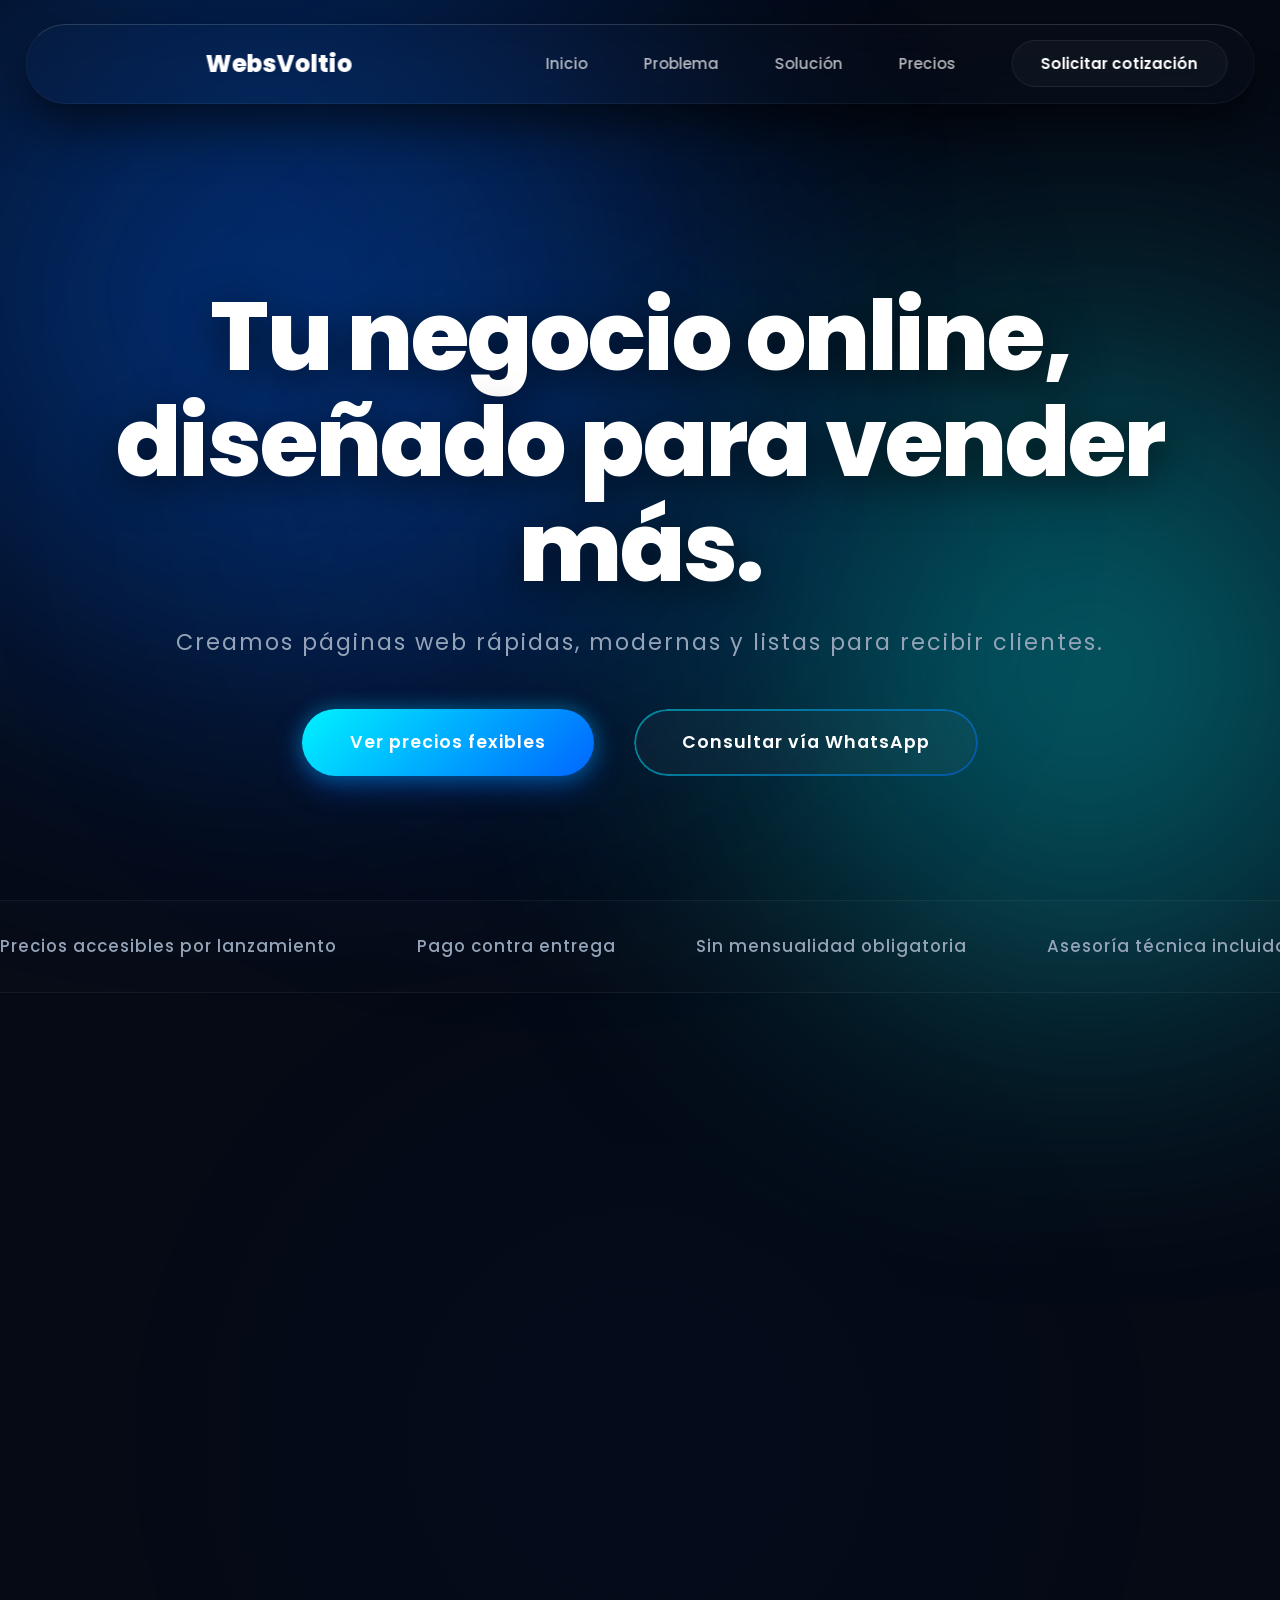
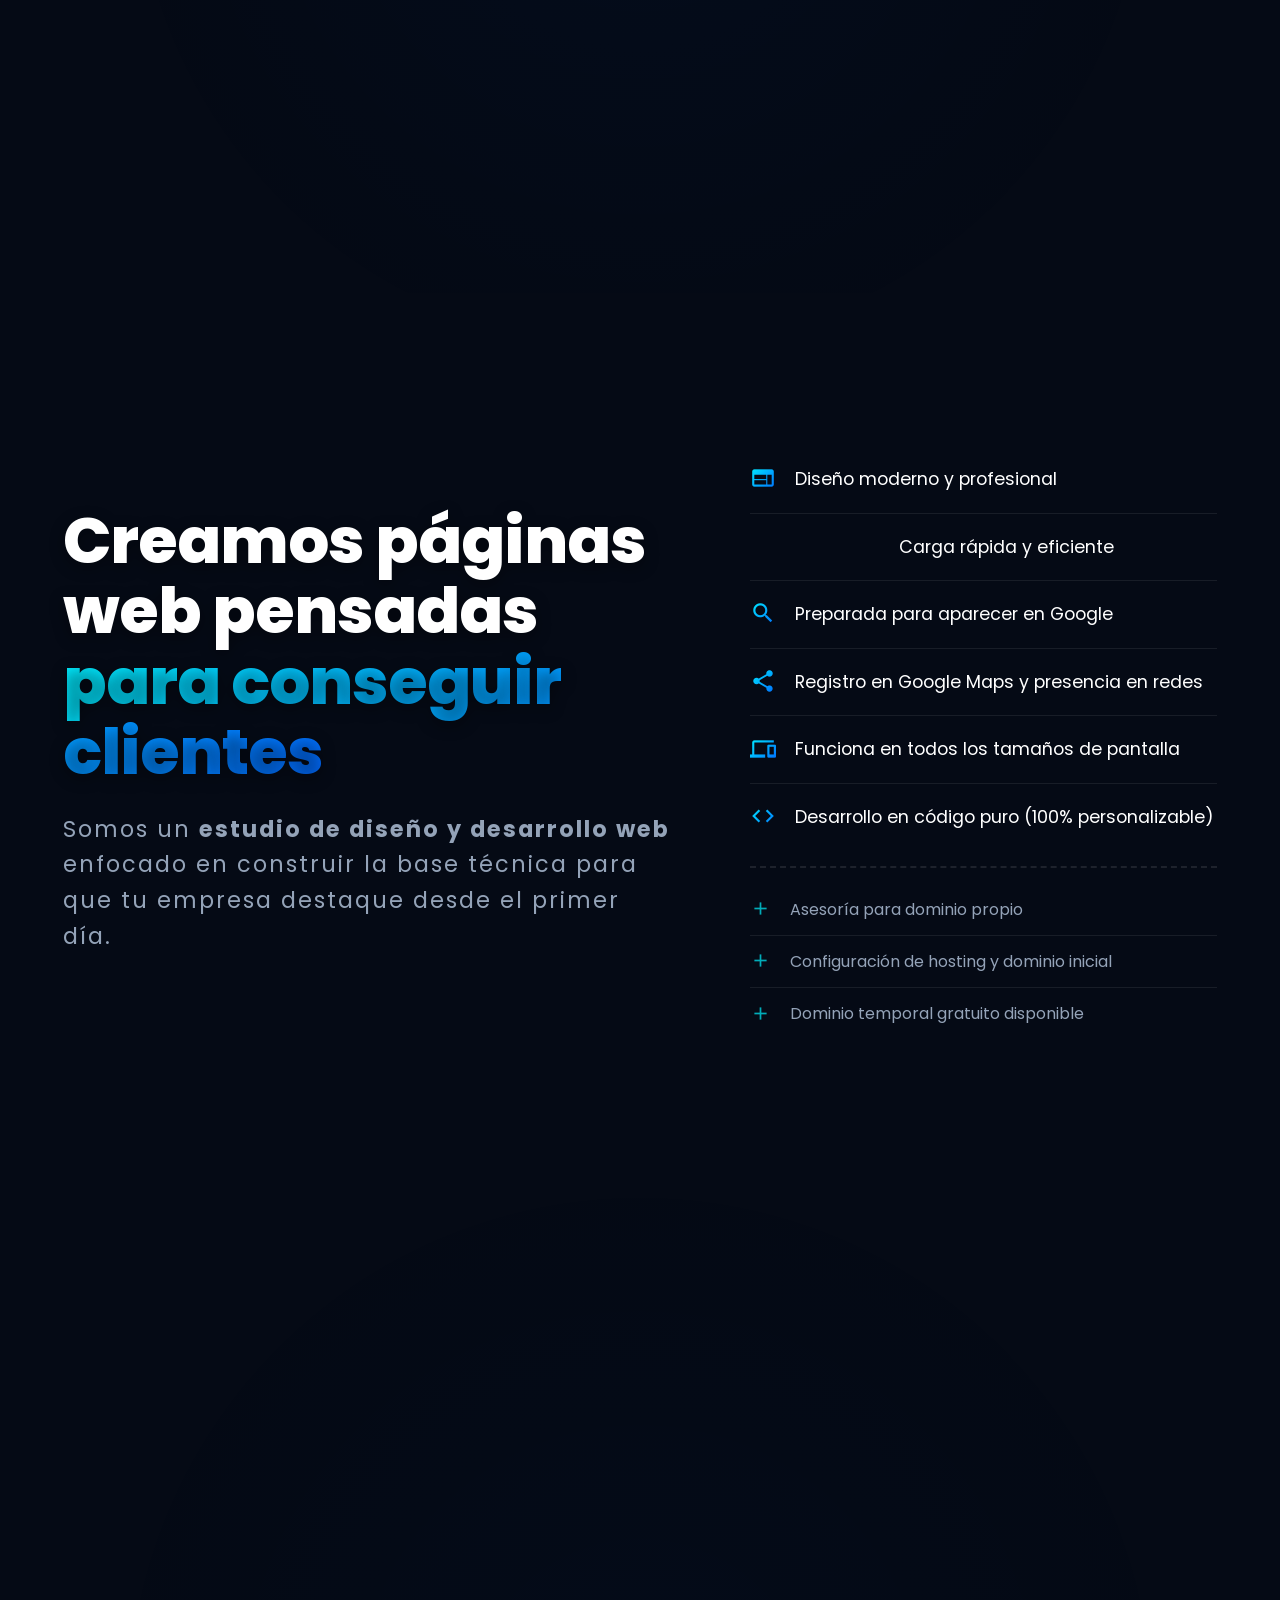
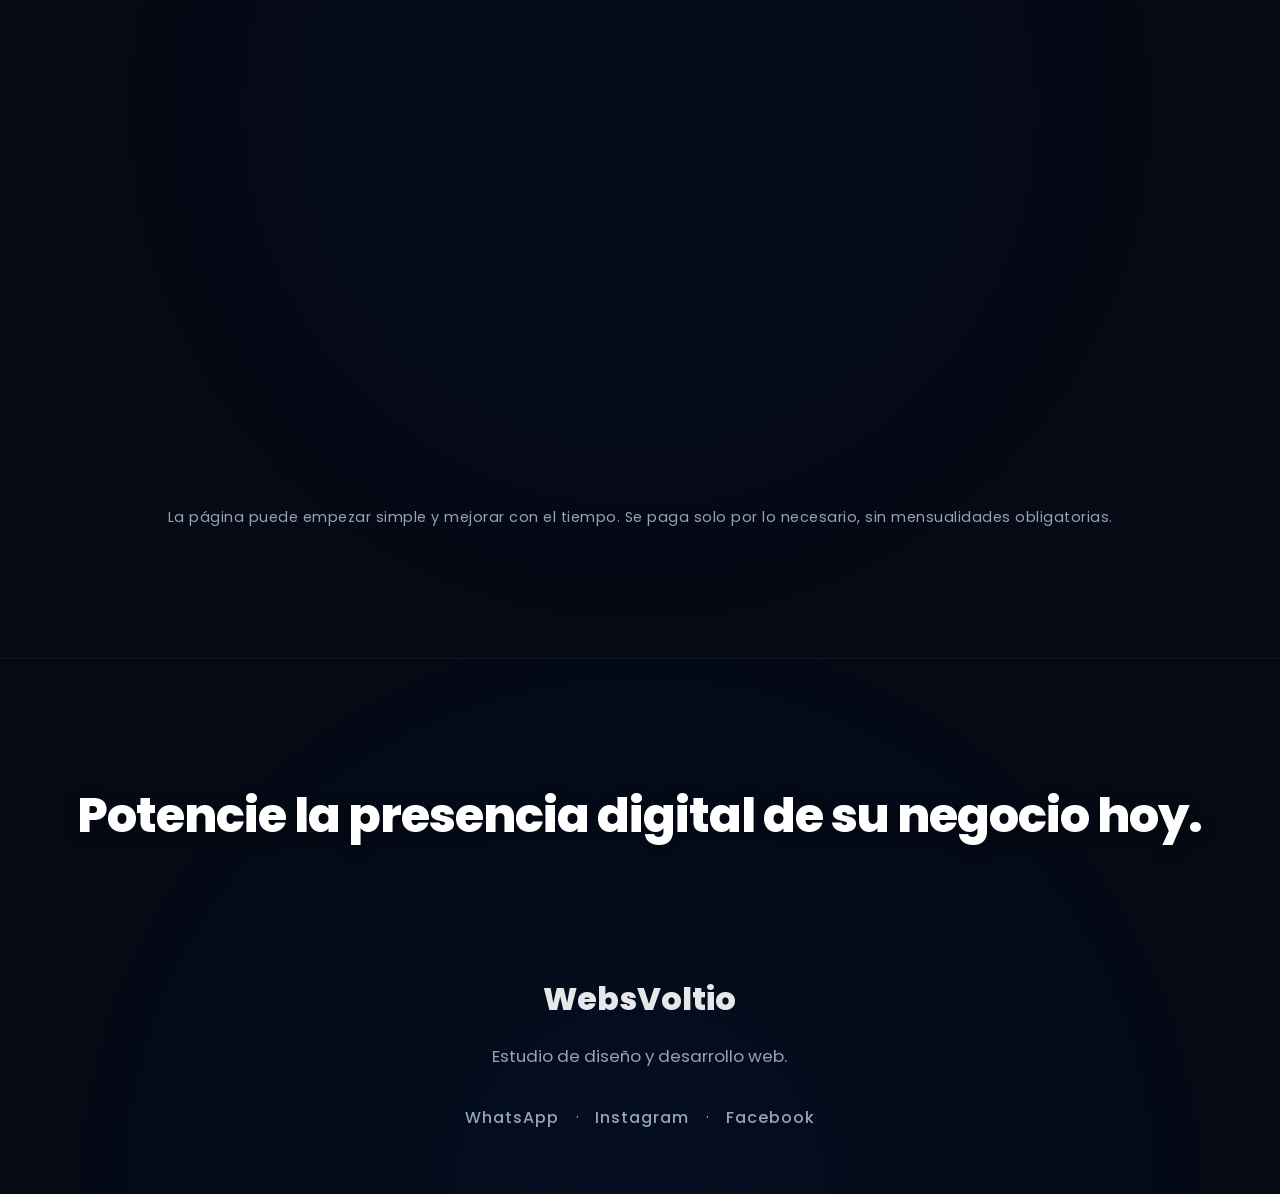
<file: new/index.html>
<!DOCTYPE html>
<html lang="es">

<head>
  <meta charset="UTF-8" />
  <meta name="viewport" content="width=device-width, initial-scale=1.0" />
  <title>WebsVoltio | Energía digital que convierte</title>
  <link rel="preconnect" href="https://fonts.googleapis.com" />
  <link rel="preconnect" href="https://fonts.gstatic.com" crossorigin />
  <link href="https://fonts.googleapis.com/css2?family=Poppins:wght@400;600;800&display=swap" rel="stylesheet" />
  <link href="https://fonts.googleapis.com/icon?family=Material+Icons" rel="stylesheet" />
  <link rel="stylesheet" href="style.css" />
  <link rel="icon" type="image/svg+xml"
    href="data:image/svg+xml,&lt;svg xmlns='http://www.w3.org/2000/svg' viewBox='0 0 24 24' fill='%2300E5FF'&gt;&lt;path d='M11 21h-1l1-7H7.5c-.58 0-.57-.32-.38-.66.19-.34.05-.08.07-.12C8.48 10.94 10.42 7.54 13 3h1l-1 7h3.5c.49 0 .56.33.47.51l-.07.15C12.96 17.55 11 21 11 21z'/&gt;&lt;/svg&gt;">
</head>

<body>
  <div class="blob blob-1"></div>
  <div class="blob blob-2"></div>
  <div class="blob blob-3"></div>
  <div class="energy">
    <span class="material-icons bolt-icon">bolt</span>
  </div>

  <nav id="nav" class="nav-pill">
    <div class="logo">
      <span class="material-icons bolt-icon">bolt</span>
      WebsVoltio
    </div>

    <ul class="nav-links">
      <li><a href="#hero">Inicio</a></li>
      <li><a href="#problem">Problema</a></li>
      <li><a href="#solution">Solución</a></li>
      <li><a href="#phases">Precios</a></li>
      <li><a class="nav-cta" href="https://wa.me/51970597061" target="_blank">Solicitar cotización</a></li>
    </ul>

    <div class="mobile-controls">
      <button id="prevSection" class="nav-arrow" aria-label="Sección anterior">
        <span class="material-icons">expand_less</span>
      </button>
      <button id="nextSection" class="nav-arrow" aria-label="Siguiente sección">
        <span class="material-icons">expand_more</span>
      </button>
    </div>
  </nav>

  <a href="https://wa.me/51970597061" class="mobile-fab glass-fab" target="_blank">
    <svg viewBox="0 0 24 24" xmlns="http://www.w3.org/2000/svg">
      <path
        d="M17.472 14.382c-.297-.149-1.758-.867-2.03-.967-.273-.099-.471-.148-.67.15-.197.297-.767.966-.94 1.164-.173.199-.347.223-.644.075-.297-.15-1.255-.463-2.39-1.475-.883-.788-1.48-1.761-1.653-2.059-.173-.297-.018-.458.13-.606.134-.133.298-.347.446-.52.149-.174.198-.298.298-.497.099-.198.05-.371-.025-.52-.075-.149-.669-1.612-.916-2.207-.242-.579-.487-.5-.669-.51-.173-.008-.371-.01-.57-.01-.198 0-.52.074-.792.372-.272.297-1.04 1.016-1.04 2.479 0 1.462 1.065 2.875 1.213 3.074.149.198 2.096 3.2 5.077 4.487.709.306 1.262.489 1.694.625.712.227 1.36.195 1.871.118.571-.085 1.758-.719 2.006-1.413.248-.694.248-1.289.173-1.413-.074-.124-.272-.198-.57-.347m-5.421 7.403h-.004a9.87 9.87 0 01-5.031-1.378l-.361-.214-3.741.982.998-3.648-.235-.374a9.86 9.86 0 01-1.51-5.26c.001-5.45 4.436-9.884 9.888-9.884 2.64 0 5.122 1.03 6.988 2.898a9.825 9.825 0 012.893 6.994c-.003 5.45-4.437 9.884-9.885 9.884m8.413-18.297A11.815 11.815 0 0012.05 0C5.495 0 .16 5.335.157 11.892c0 2.096.547 4.142 1.588 5.945L.057 24l6.305-1.654a11.882 11.882 0 005.683 1.448h.005c6.554 0 11.89-5.335 11.893-11.893a11.821 11.821 0 00-3.48-8.413z" />
    </svg>
  </a>

  <header id="hero" class="screen-section">
    <div class="hero-content">
      <h1 class="reveal-3d">Tu negocio online, diseñado para vender más.</h1>
      <p class="hero-sub reveal-3d delay-1">Creamos páginas web rápidas, modernas y listas para recibir clientes.</p>
      <div class="hero-btns reveal-3d delay-2">
        <a href="#phases" class="btn btn-primary">Ver precios fexibles</a>
        <a href="https://wa.me/+51970597061" class="btn btn-sec" target="_blank">Consultar vía WhatsApp</a>
      </div>
    </div>
  </header>

  <div class="trust-banner">
    <div class="trust-marquee">
      <div class="marquee-group">
        <div class="chip">Precios accesibles por lanzamiento</div>
        <div class="chip">Pago contra entrega</div>
        <div class="chip">Sin mensualidad obligatoria</div>
        <div class="chip">Asesoría técnica incluida</div>
        <div class="chip">Entrega en tiempo récord (días u horas)</div>
      </div>
    </div>
  </div>

  <section id="problem" class="screen-section">
    <div class="container">
      <div class="problem-head">
        <h2 class="reveal-3d">Sus clientes ya buscan sus servicios en internet.<br>
          <span class="text-danger">Si no te encuentran, eligen a otro.</span>
        </h2>
        <p class="section-intro reveal-3d delay-1" style="margin-top: 1.5rem;">
          No tener una página web profesional significa regalarle ventas a tu competencia todos los días.
        </p>
      </div>

      <div class="problem-grid">
        <div class="card reveal-3d delay-1">
          <span class="material-icons icon-card">visibility_off</span>
          <h3>Invisible</h3>
          <p>Las personas buscan en Google antes de comprar. Si no apareces, no te contactan.</p>
        </div>
        <div class="card reveal-3d delay-2">
          <span class="material-icons icon-card">money_off</span>
          <h3>Pierdes dinero</h3>
          <p>Otros negocios ya están recibiendo clientes desde internet.</p>
        </div>
        <div class="card reveal-3d delay-3">
          <span class="material-icons icon-card">broken_image</span>
          <h3>Imagen obsoleta</h3>
          <p>Una página antigua o inexistente hace que el cliente no confíe.</p>
        </div>
      </div>
    </div>
  </section>

  <section id="solution" class="screen-section">
    <div class="container solution-layout">

      <div class="solution-header reveal-3d">
        <h2>Creamos páginas web pensadas<br>
          <span class="text-gradient">para conseguir clientes</span>
        </h2>
        <p class="section-intro">
          Somos un <strong>estudio de diseño y desarrollo web</strong> enfocado en construir la base técnica para que tu
          empresa destaque desde el primer día.
        </p>
      </div>

      <div class="solution-list-box reveal-3d delay-1">
        <ul class="clean-list">
          <li><span class="material-icons list-icon">web</span> Diseño moderno y profesional</li>
          <li><span class="material-icons list-icon">speed</span> Carga rápida y eficiente</li>
          <li><span class="material-icons list-icon">search</span> Preparada para aparecer en Google</li>
          <li><span class="material-icons list-icon">share</span> Registro en Google Maps y presencia en redes
          </li>
          <li><span class="material-icons list-icon">devices</span> Funciona en todos los tamaños de pantalla</li>
          <li><span class="material-icons list-icon">code</span> Desarrollo en código puro (100% personalizable)</li>
        </ul>

        <ul class="clean-list extra-list">
          <li><span class="material-icons extra-icon">add</span> Asesoría para dominio propio</li>
          <li><span class="material-icons extra-icon">add</span> Configuración de hosting y dominio inicial</li>
          <li><span class="material-icons extra-icon">add</span> Dominio temporal gratuito disponible</li>
        </ul>
      </div>

    </div>
  </section>

  <section id="phases" class="screen-section">
    <div class="container">
      <h2 class="reveal-3d">Tu web según tu inversión</h2>
      <p class="section-intro reveal-3d delay-1">Cada proyecto se adapta al presupuesto disponible. La inversión define
        el tipo de página y las funciones incluidas.</p>

      <div class="investment-box glass-panel reveal-3d delay-2">
        <div class="calculator-grid">

          <div class="calc-input-area">
            <div class="control-group">
              <p class="box-instructions">1. Seleccione el tipo de proyecto:</p>
              <div class="type-selector">
                <button class="type-btn active" data-type="1">
                  <span class="material-icons">article</span>
                  Básica
                </button>
                <button class="type-btn" data-type="2">
                  <span class="material-icons">rocket_launch</span>
                  Landing
                </button>
                <button class="type-btn" data-type="3">
                  <span class="material-icons">business</span>
                  Completa
                </button>
              </div>
            </div>

            <div class="control-group" style="margin-top: 2rem;">
              <p class="box-instructions">2. Ingrese su presupuesto estimado:</p>
              <div class="input-wrapper">
                <span class="currency-prefix">S/</span>
                <input type="number" id="budgetInput" value="250" min="150" max="2000" placeholder="000">
              </div>
              <p id="budgetHint" class="budget-hint">Presupuesto ideal para este tipo de web.</p>
            </div>
          </div>

          <div class="calc-result-area">
            <div class="investment-result">
              <span class="material-icons icon-card" id="resultIcon">bolt</span>
              <h3 id="resultTitle">Web básica</h3>
              <p id="resultText">Ideal para tener presencia en internet.</p>
              <p id="resultLongDesc" class="result-long-desc">
                Tarjeta de presentación digital con información esencial, ubicación y contacto directo.
              </p>
            </div>
            <a id="budgetBtn" class="btn btn-primary" target="_blank" href="https://wa.me/51970597061">
              Cotizar por WhatsApp
            </a>
          </div>

        </div>
      </div>

      <p class="bottom-note reveal-3d delay-3">
        La página puede empezar simple y mejorar con el tiempo. Se paga solo por lo necesario, sin mensualidades
        obligatorias.
      </p>
    </div>
  </section>

  <footer id="footer" class="final-section">
    <div class="container reveal-3d">

      <h2 class="final-message">Potencie la presencia digital de su negocio hoy.</h2>

      <div class="footer-bottom">
        <div class="logo">WebsVoltio</div>
        <p>Estudio de diseño y desarrollo web.</p>
        <div class="social-links">
          <a href="https://wa.me/+51970597061" target="_blank">WhatsApp</a> ·
          <a href="#">Instagram</a> ·
          <a href="#">Facebook</a>
        </div>
      </div>

    </div>
  </footer>
  <script src="main.js"></script>
</body>

</html>
</file>
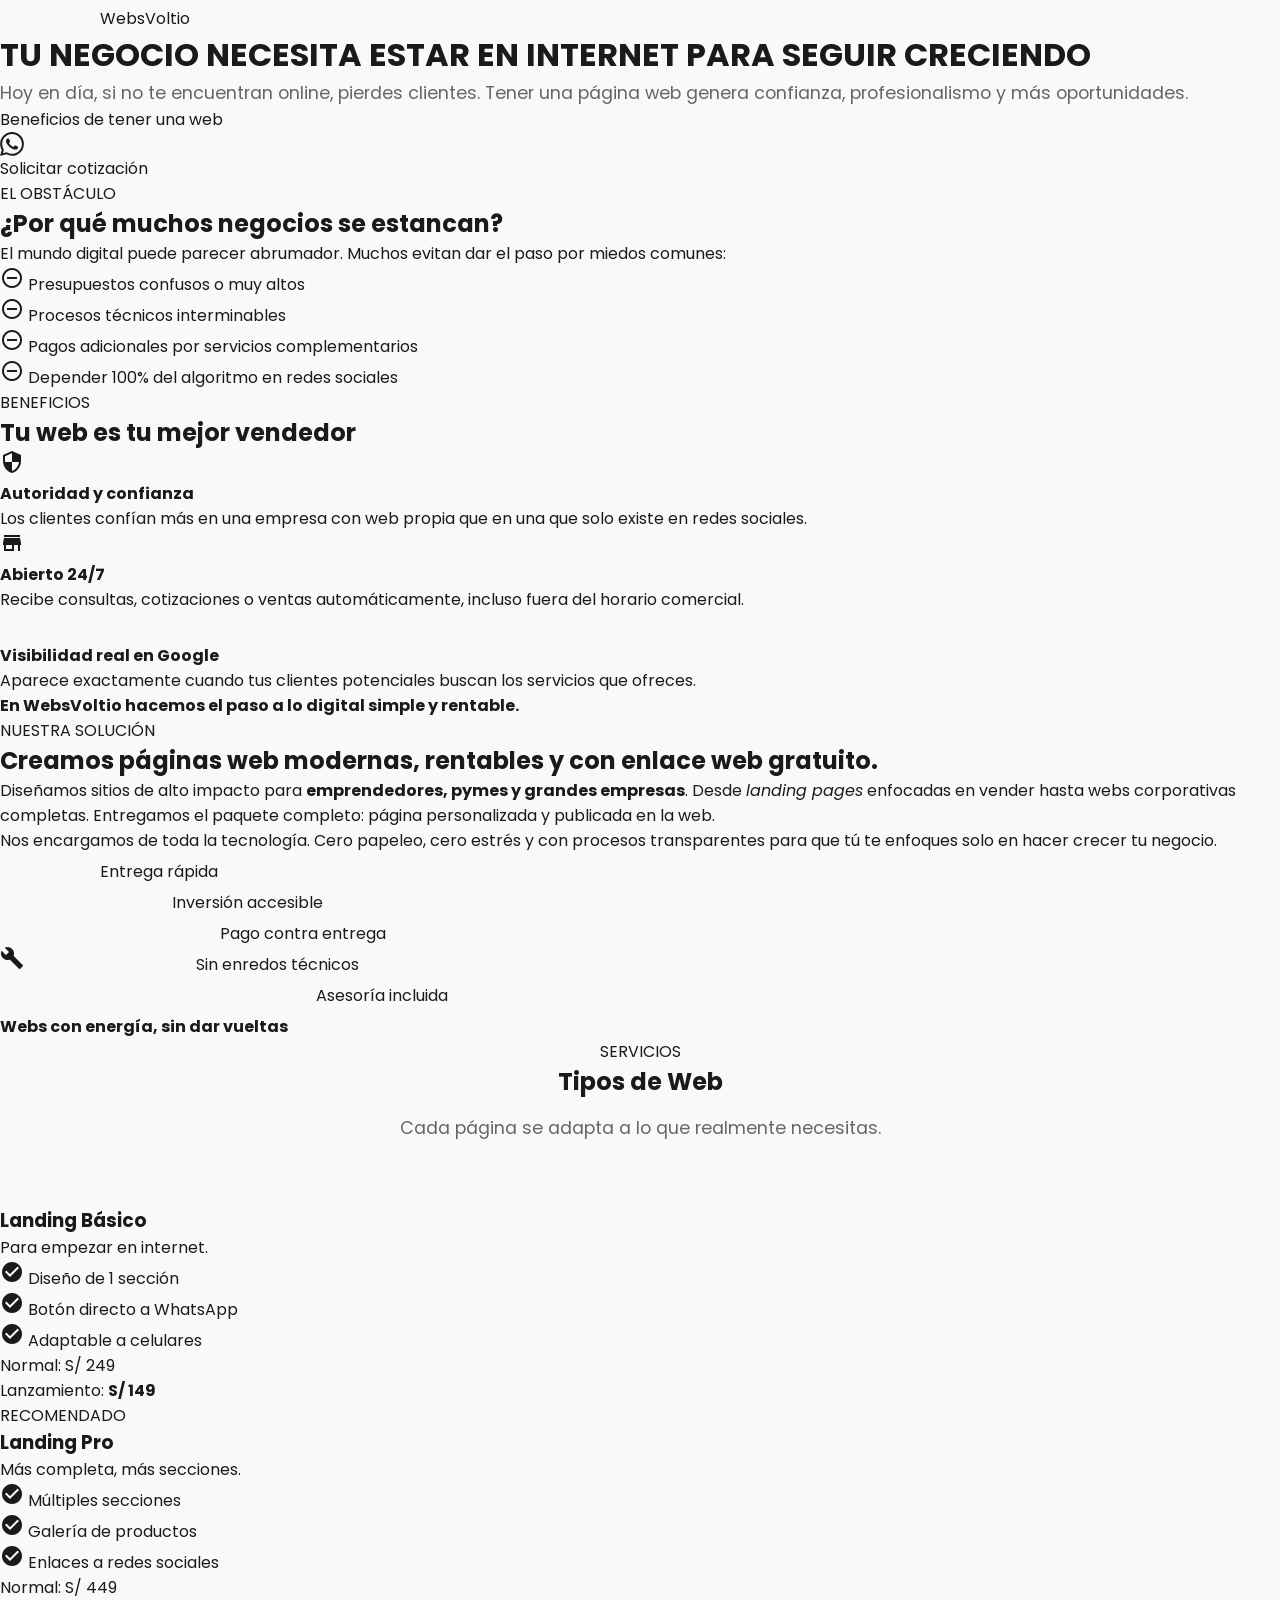
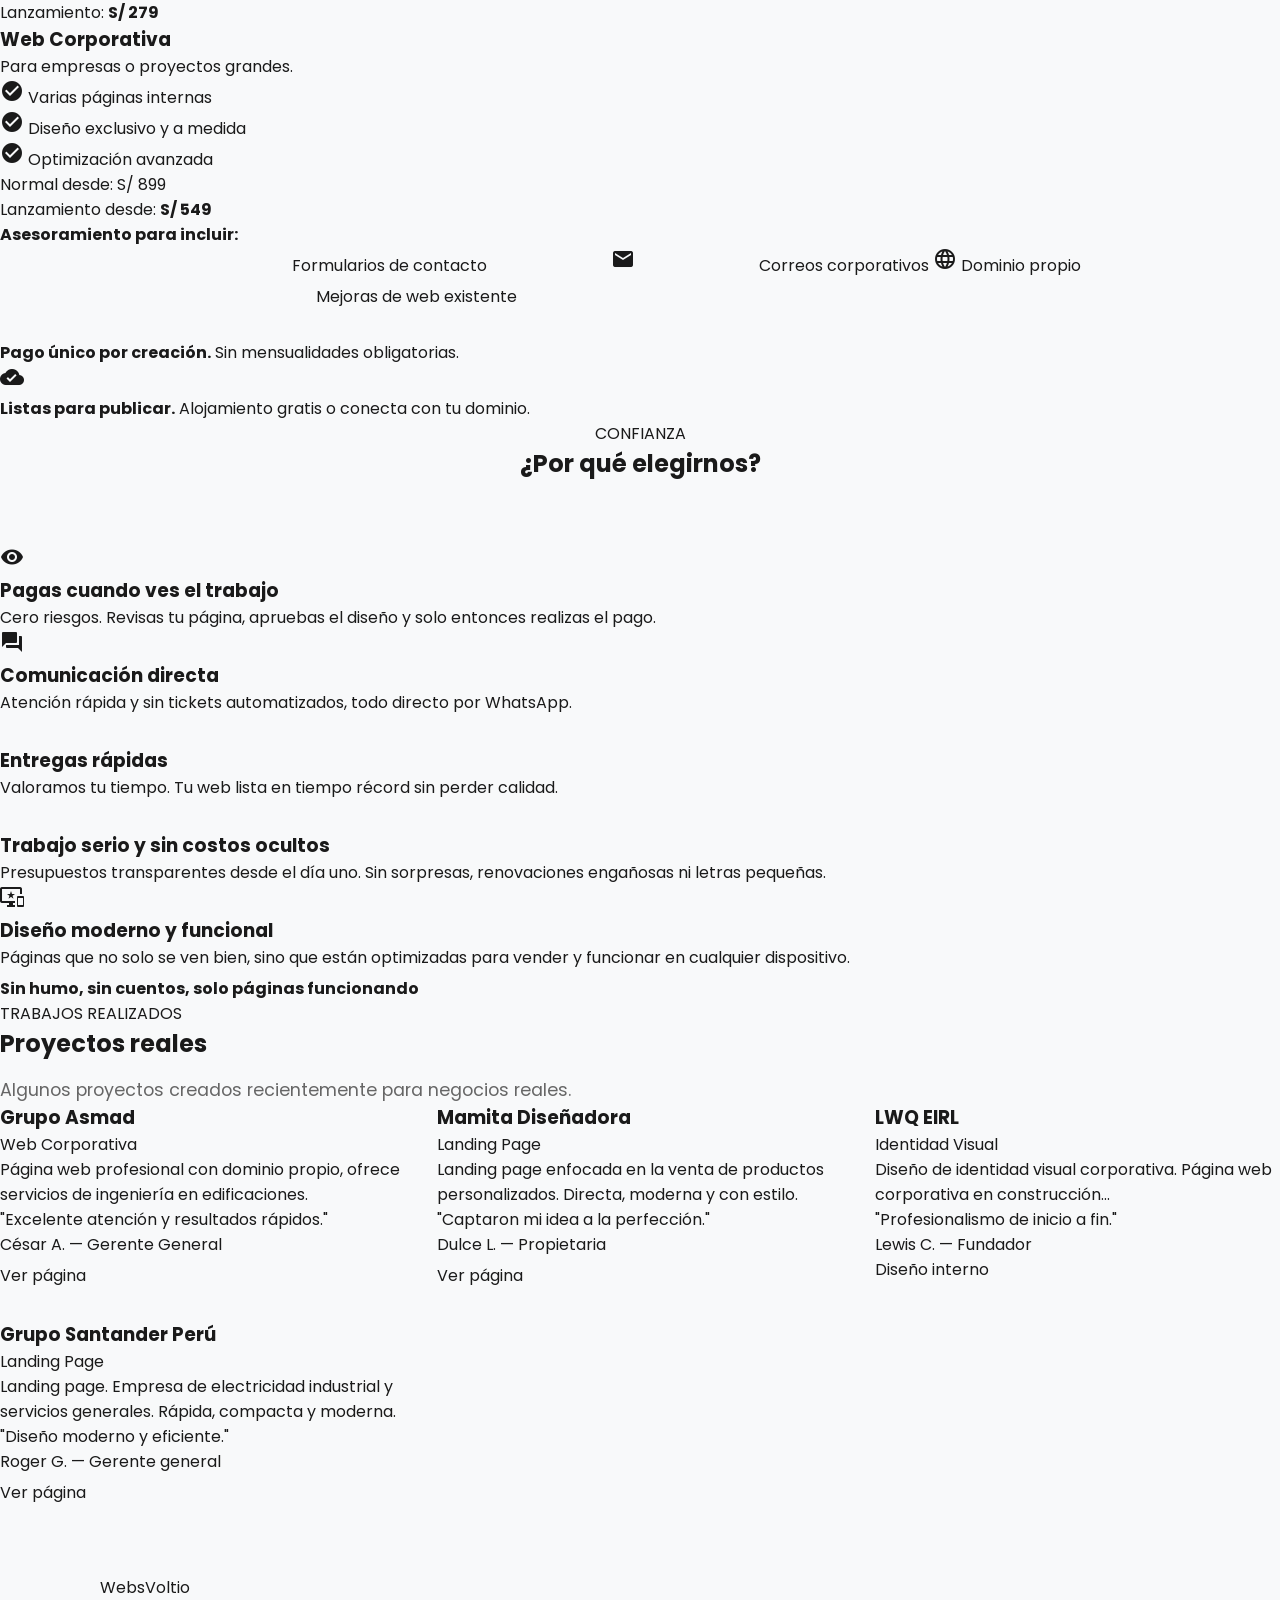
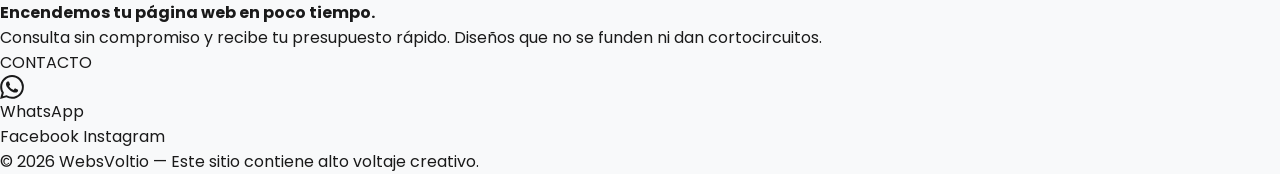
<file: info.html>
<!DOCTYPE html>
<html lang="es">
<head>
  <meta charset="UTF-8">
  <meta name="viewport" content="width=device-width, initial-scale=1.0">
  <title>WebsVoltio | Páginas web con energía</title>
  <meta name="description" content="Creamos páginas web para negocios y empresas. Pago único, sin mensualidades obligatorias y entrega rápida. Presencia digital inmediata y moderna.">
  <meta name="keywords" content="websvoltio, páginas web, diseño web, landing page, emprendimientos, web económica, desarrollo web">
  <meta name="author" content="WebsVoltio">
  <meta name="robots" content="index, follow">
  <link rel="canonical" href="https://rc-at.github.io/websvoltio/">
  <meta property="og:type" content="website">
  <meta property="og:url" content="https://rc-at.github.io/websvoltio/">
  <meta property="og:title" content="WebsVoltio | Páginas web con energía">
  <meta property="og:description" content="Diseño web moderno para empresas y emprendedores. Sin pagos mensuales y entrega rápida.">
  <meta property="og:image" content="https://rc-at.github.io/websvoltio/preview.png">
  <meta property="og:site_name" content="WebsVoltio">
  <meta property="og:locale" content="es_PE">
  <meta name="twitter:card" content="summary_large_image">
  <meta name="twitter:title" content="WebsVoltio | Páginas web con buena energía">
  <meta name="twitter:description" content="Desarrollo de sitios web profesionales con pago único. Rápido y moderno.">
  <meta name="twitter:image" content="https://rc-at.github.io/websvoltio/preview.png">
  <meta name="theme-color" content="#020617">
  <link rel="icon" type="image/svg+xml" href="data:image/svg+xml,<svg xmlns='http://www.w3.org/2000/svg' viewBox='0 0 24 24' fill='%2300E5FF'><path d='M11 21h-1l1-7H7.5c-.58 0-.57-.32-.38-.66.19-.34.05-.08.07-.12C8.48 10.94 10.42 7.54 13 3h1l-1 7h3.5c.49 0 .56.33.47.51l-.07.15C12.96 17.55 11 21 11 21z'/></svg>">
  <link rel="stylesheet" href="style.css">
  <link rel="preconnect" href="https://fonts.googleapis.com">
  <link rel="preconnect" href="https://fonts.gstatic.com" crossorigin>
  <link href="https://fonts.googleapis.com/css2?family=Poppins:wght@400;600;800&display=swap&display=swap" rel="stylesheet">
  <link href="https://fonts.googleapis.com/icon?family=Material+Icons" rel="stylesheet">
</head>
<body>
  <header id="hero">
    <div class="hero-content">
      <div class="hero-logo">
        <span class="material-icons bolt-icon">bolt</span>
        <span class="logo-text">WebsVoltio</span>
      </div>
      <h1 class="hero-hook">TU NEGOCIO NECESITA ESTAR EN INTERNET PARA SEGUIR CRECIENDO</h1>
      <div class="hero-description">
        <p>Hoy en día, si no te encuentran online, pierdes clientes. Tener una página web genera confianza, profesionalismo y más oportunidades.</p>
      </div>
      <div class="hero-buttons">
        <a href="#benefits" class="btn-secondary">Beneficios de tener una web</a>
        <a href="https://wa.me/51969388443?text=Hola%20WebsVoltio%2C%20solicito%20cotizaci%C3%B3n." target="_blank" class="btn-whatsapp">
          <svg xmlns="http://www.w3.org/2000/svg" width="24" height="24" viewBox="0 0 24 24" fill="currentColor">
            <path d="M17.472 14.382c-.297-.149-1.758-.867-2.03-.967-.273-.099-.471-.148-.67.15-.197.297-.767.966-.94 1.164-.173.199-.347.223-.644.075-.297-.15-1.255-.463-2.39-1.475-.883-.788-1.48-1.761-1.653-2.059-.173-.297-.018-.458.13-.606.134-.133.298-.347.446-.52.149-.174.198-.298.298-.497.099-.198.05-.371-.025-.52-.075-.149-.669-1.612-.916-2.207-.242-.579-.487-.5-.669-.51-.173-.008-.371-.01-.57-.01-.198 0-.52.074-.792.372-.272.297-1.04 1.016-1.04 2.479 0 1.462 1.065 2.875 1.213 3.074.149.198 2.096 3.2 5.077 4.487.709.306 1.262.489 1.694.625.712.227 1.36.195 1.871.118.571-.085 1.758-.719 2.006-1.413.248-.694.248-1.289.173-1.413-.074-.124-.272-.198-.57-.347m-5.421 7.403h-.004a9.87 9.87 0 01-5.031-1.378l-.361-.214-3.741.982.998-3.648-.235-.374a9.86 9.86 0 01-1.51-5.26c.001-5.45 4.436-9.884 9.888-9.884 2.64 0 5.122 1.03 6.988 2.898a9.825 9.825 0 012.893 6.994c-.003 5.45-4.437 9.884-9.885 9.884m8.413-18.297A11.815 11.815 0 0012.05 0C5.495 0 .16 5.335.157 11.892c0 2.096.547 4.142 1.588 5.945L0 24l6.335-1.662c1.72.94 3.659 1.437 5.634 1.437h.005c6.554 0 11.89-5.335 11.893-11.893a11.821 11.821 0 00-3.48-8.413z"/>
          </svg>
          Solicitar cotización
        </a>
      </div>
    </div>
  </header>

  <section id="benefits">
    <div class="grid-layout">
      <div class="problem-side">
        <span class="card-label dim">EL OBSTÁCULO</span>
        <h2>¿Por qué muchos negocios se estancan?</h2>
        <p class="text-dim mb-20">El mundo digital puede parecer abrumador. Muchos evitan dar el paso por miedos comunes:</p>
        <ul class="problem-list">
          <li><span class="material-icons">remove_circle_outline</span> Presupuestos confusos o muy altos</li>
          <li><span class="material-icons">remove_circle_outline</span> Procesos técnicos interminables</li>
          <li><span class="material-icons">remove_circle_outline</span> Pagos adicionales por servicios complementarios</li>
          <li><span class="material-icons">remove_circle_outline</span> Depender 100% del algoritmo en redes sociales</li>
        </ul>
      </div>
      <div class="about-card highlight">
        <span class="card-label dim">BENEFICIOS</span>
        <h2 class="h2-small">Tu web es tu mejor vendedor</h2>
        <div class="benefits-list-detailed">
          <div class="benefit-item-detailed">
            <span class="material-icons info-icon">security</span>
            <div>
              <strong>Autoridad y confianza</strong>
              <p>Los clientes confían más en una empresa con web propia que en una que solo existe en redes sociales.</p>
            </div>
          </div>
          <div class="benefit-item-detailed">
            <span class="material-icons info-icon">storefront</span>
            <div>
              <strong>Abierto 24/7</strong>
              <p>Recibe consultas, cotizaciones o ventas automáticamente, incluso fuera del horario comercial.</p>
            </div>
          </div>
          <div class="benefit-item-detailed">
            <span class="material-icons info-icon">ads_click</span>
            <div>
              <strong>Visibilidad real en Google</strong>
              <p>Aparece exactamente cuando tus clientes potenciales buscan los servicios que ofreces.</p>
            </div>
          </div>
        </div>
        <div class="energy-box">
          <strong>En WebsVoltio hacemos el paso a lo digital simple y rentable.</strong>
        </div>
      </div>
    </div>
  </section>

  <section id="about">
    <span class="card-label dim">NUESTRA SOLUCIÓN</span>
    <h2>Creamos páginas web modernas, rentables y con enlace web gratuito.</h2>
    <div class="about-intro">
      <p>Diseñamos sitios de alto impacto para <strong>emprendedores, pymes y grandes empresas</strong>. Desde <em>landing pages</em> enfocadas en vender hasta webs corporativas completas. Entregamos el paquete completo: página personalizada y publicada en la web.</p>
      <p>Nos encargamos de toda la tecnología. Cero papeleo, cero estrés y con procesos transparentes para que tú te enfoques solo en hacer crecer tu negocio.</p>
    </div>
    <div class="solution-grid">
      <div class="solution-pill"><span class="material-icons info-icon">bolt</span> Entrega rápida</div>
      <div class="solution-pill"><span class="material-icons info-icon">savings</span> Inversión accesible</div>
      <div class="solution-pill"><span class="material-icons info-icon">handshake</span> Pago contra entrega</div>
      <div class="solution-pill"><span class="material-icons info-icon">build_circle</span> Sin enredos técnicos</div>
      <div class="solution-pill"><span class="material-icons info-icon">support_agent</span> Asesoría incluida</div>
    </div>
    <div class="about-footer">
      <strong>Webs con energía, sin dar vueltas <span class="material-icons neon-bolt">bolt</span></strong>
    </div>
  </section>

  <section id="servicios">
    <div class="section-header">
      <span class="card-label dim">SERVICIOS</span>
      <h2>Tipos de Web</h2>
      <p class="section-subtitle">Cada página se adapta a lo que realmente necesitas.</p>
    </div>
    <div class="services-grid">
      <div class="service-card">
        <h3>Landing Básico</h3>
        <p class="card-desc">Para empezar en internet.</p>
        <ul class="service-features">
          <li><span class="material-icons info-icon">check_circle</span> Diseño de 1 sección</li>
          <li><span class="material-icons info-icon">check_circle</span> Botón directo a WhatsApp</li>
          <li><span class="material-icons info-icon">check_circle</span> Adaptable a celulares</li>
        </ul>
        <div class="price-box">
          <span class="old-price">Normal: S/ 249</span>
          <p class="promo-price">Lanzamiento: <strong>S/ 149</strong></p>
        </div>
      </div>
      <div class="service-card recommended-card">
        <span class="badge-recommended">RECOMENDADO</span>
        <h3>Landing Pro</h3>
        <p class="card-desc">Más completa, más secciones.</p>
        <ul class="service-features">
          <li><span class="material-icons info-icon">check_circle</span> Múltiples secciones</li>
          <li><span class="material-icons info-icon">check_circle</span> Galería de productos</li>
          <li><span class="material-icons info-icon">check_circle</span> Enlaces a redes sociales</li>
        </ul>
        <div class="price-box">
          <span class="old-price">Normal: S/ 449</span>
          <p class="promo-price">Lanzamiento: <strong>S/ 279</strong></p>
        </div>
      </div>
      <div class="service-card">
        <h3>Web Corporativa</h3>
        <p class="card-desc">Para empresas o proyectos grandes.</p>
        <ul class="service-features">
          <li><span class="material-icons info-icon">check_circle</span> Varias páginas internas</li>
          <li><span class="material-icons info-icon">check_circle</span> Diseño exclusivo y a medida</li>
          <li><span class="material-icons info-icon">check_circle</span> Optimización avanzada</li>
        </ul>
        <div class="price-box">
          <span class="old-price">Normal desde: S/ 899</span>
          <p class="promo-price">Lanzamiento desde: <strong>S/ 549</strong></p>
        </div>
      </div>
    </div>
    <div class="extras-box">
      <h4>Asesoramiento para incluir:</h4>
      <div class="extras-grid">
        <span class="extra-item"><span class="material-icons info-icon">contact_page</span> Formularios de contacto</span>
        <span class="extra-item"><span class="material-icons info-icon">mark_email_read</span> Correos corporativos</span>
        <span class="extra-item"><span class="material-icons info-icon">language</span> Dominio propio</span>
        <span class="extra-item"><span class="material-icons info-icon">auto_fix_high</span> Mejoras de web existente</span>
      </div>
    </div>
    <div class="services-disclaimer">
      <div class="disclaimer-item">
        <span class="material-icons">sell</span>
        <p><strong>Pago único por creación.</strong> Sin mensualidades obligatorias.</p>
      </div>
      <div class="disclaimer-item">
        <span class="material-icons">cloud_done</span>
        <p><strong>Listas para publicar.</strong> Alojamiento gratis o conecta con tu dominio.</p>
      </div>
    </div>
  </section>

  <section id="why-us">
    <div class="section-header center">
      <span class="card-label dim">CONFIANZA</span>
      <h2>¿Por qué elegirnos?</h2>
    </div>
    <div class="bento-grid">
      <div class="bento-card span-2 highlight-card">
        <span class="material-icons info-icon">visibility</span>
        <h3>Pagas cuando ves el trabajo</h3>
        <p>Cero riesgos. Revisas tu página, apruebas el diseño y solo entonces realizas el pago.</p>
      </div>
      <div class="bento-card">
        <span class="material-icons info-icon">forum</span>
        <h3>Comunicación directa</h3>
        <p>Atención rápida y sin tickets automatizados, todo directo por WhatsApp.</p>
      </div>
      <div class="bento-card">
        <span class="material-icons info-icon">bolt</span>
        <h3>Entregas rápidas</h3>
        <p>Valoramos tu tiempo. Tu web lista en tiempo récord sin perder calidad.</p>
      </div>
      <div class="bento-card span-2">
        <span class="material-icons info-icon">gpp_good</span>
        <h3>Trabajo serio y sin costos ocultos</h3>
        <p>Presupuestos transparentes desde el día uno. Sin sorpresas, renovaciones engañosas ni letras pequeñas.</p>
      </div>
      <div class="bento-card span-3 center-card">
        <span class="material-icons info-icon">important_devices</span>
        <h3>Diseño moderno y funcional</h3>
        <p>Páginas que no solo se ven bien, sino que están optimizadas para vender y funcionar en cualquier dispositivo.</p>
      </div>
    </div>
    <div class="why-footer">
      <strong>Sin humo, sin cuentos, solo páginas funcionando <span class="material-icons neon-bolt">bolt</span></strong>
    </div>
  </section>

  <section id="portfolio">
    <div class="section-header-left">
      <span class="card-label dim">TRABAJOS REALIZADOS</span>
      <h2>Proyectos reales</h2>
      <p class="section-subtitle">Algunos proyectos creados recientemente para negocios reales.</p>
    </div>

    <div class="portfolio-grid">
      <div class="portfolio-card">
        <div class="portfolio-header-flex">
          <h3>Grupo Asmad</h3>
          <span class="portfolio-badge">Web Corporativa</span>
        </div>
        <p class="portfolio-desc">Página web profesional con dominio propio, ofrece servicios de ingeniería en edificaciones.</p>
        <div class="testimonial-box">
          <p class="portfolio-testimonial">"Excelente atención y resultados rápidos."</p>
          <p class="testimonial-author">César A. — Gerente General</p>
        </div>
        <div class="portfolio-link-overlay">
          <a href="https://grupoasmad.com/" target="_blank" class="portfolio-link">Ver página <span class="material-icons">east</span></a>
        </div>
      </div>

      <div class="portfolio-card">
        <div class="portfolio-header-flex">
          <h3>Mamita Diseñadora</h3>
          <span class="portfolio-badge">Landing Page</span>
        </div>
        <p class="portfolio-desc">Landing page enfocada en la venta de productos personalizados. Directa, moderna y con estilo.</p>
        <div class="testimonial-box">
          <p class="portfolio-testimonial">"Captaron mi idea a la perfección."</p>
          <p class="testimonial-author">Dulce L. — Propietaria</p>
        </div>
        <div class="portfolio-link-overlay">
          <a href="https://rc-at.github.io/mamita-disenadora/" target="_blank" class="portfolio-link">Ver página <span class="material-icons">east</span></a>
        </div>
      </div>

      <div class="portfolio-card">
        <div class="portfolio-header-flex">
          <h3>LWQ EIRL</h3>
          <span class="portfolio-badge">Identidad Visual</span>
        </div>
        <p class="portfolio-desc">Diseño de identidad visual corporativa. Página web corporativa en construcción...</p>
        <div class="testimonial-box">
          <p class="portfolio-testimonial">"Profesionalismo de inicio a fin."</p>
          <p class="testimonial-author">Lewis C. — Fundador</p>
        </div>
        <div class="portfolio-link-overlay">
          <span class="portfolio-link disabled-link">Diseño interno</span>
        </div>
      </div>

      <div class="portfolio-card">
        <div class="portfolio-header-flex">
          <h3>Grupo Santander Perú</h3>
          <span class="portfolio-badge">Landing Page</span>
        </div>
        <p class="portfolio-desc">Landing page. Empresa de electricidad industrial y servicios generales. Rápida, compacta y moderna.</p>
        <div class="testimonial-box">
          <p class="portfolio-testimonial">"Diseño moderno y eficiente."</p>
          <p class="testimonial-author">Roger G. — Gerente general</p>
        </div>
        <div class="portfolio-link-overlay">
          <a href="https://rc-at.github.io/grupo-santander-peru/" target="_blank" class="portfolio-link">Ver página <span class="material-icons">east</span></a>
        </div>
      </div>
    </div>
  </section>

  <footer id="contact">
    <div class="grid-layout">
      <div class="footer-info">
        <div class="hero-logo">
          <span class="material-icons neon-bolt">bolt</span>
          <span class="logo-text">WebsVoltio</span>
        </div>
        <p><strong>Encendemos tu página web en poco tiempo.</strong></p>
        <p>Consulta sin compromiso y recibe tu presupuesto rápido. Diseños que no se funden ni dan cortocircuitos.</p>
      </div>
      <div class="footer-social-side">
        <span class="card-label dim">CONTACTO</span>
        <a href="https://wa.me/51969388443?text=Hola%20WebsVoltio" class="btn-whatsapp" target="_blank">
          <svg xmlns="http://www.w3.org/2000/svg" width="24" height="24" viewBox="0 0 24 24" fill="currentColor">
            <path d="M17.472 14.382c-.297-.149-1.758-.867-2.03-.967-.273-.099-.471-.148-.67.15-.197.297-.767.966-.94 1.164-.173.199-.347.223-.644.075-.297-.15-1.255-.463-2.39-1.475-.883-.788-1.48-1.761-1.653-2.059-.173-.297-.018-.458.13-.606.134-.133.298-.347.446-.52.149-.174.198-.298.298-.497.099-.198.05-.371-.025-.52-.075-.149-.669-1.612-.916-2.207-.242-.579-.487-.5-.669-.51-.173-.008-.371-.01-.57-.01-.198 0-.52.074-.792.372-.272.297-1.04 1.016-1.04 2.479 0 1.462 1.065 2.875 1.213 3.074.149.198 2.096 3.2 5.077 4.487.709.306 1.262.489 1.694.625.712.227 1.36.195 1.871.118.571-.085 1.758-.719 2.006-1.413.248-.694.248-1.289.173-1.413-.074-.124-.272-.198-.57-.347m-5.421 7.403h-.004a9.87 9.87 0 01-5.031-1.378l-.361-.214-3.741.982.998-3.648-.235-.374a9.86 9.86 0 01-1.51-5.26c.001-5.45 4.436-9.884 9.888-9.884 2.64 0 5.122 1.03 6.988 2.898a9.825 9.825 0 012.893 6.994c-.003 5.45-4.437 9.884-9.885 9.884m8.413-18.297A11.815 11.815 0 0012.05 0C5.495 0 .16 5.335.157 11.892c0 2.096.547 4.142 1.588 5.945L0 24l6.335-1.662c1.72.94 3.659 1.437 5.634 1.437h.005c6.554 0 11.89-5.335 11.893-11.893a11.821 11.821 0 00-3.48-8.413z"/>
          </svg>
          WhatsApp
        </a>
        <div class="footer-social-links">
          <a href="https://www.facebook.com/profile.php?id=61582020218862" target="_blank">Facebook</a>
          <a href="https://instagram.com/websvoltio" target="_blank">Instagram</a>
        </div>
      </div>
    </div>
    <div class="footer-bottom-info">
      <p>© 2026 WebsVoltio — Este sitio contiene alto voltaje creativo.</p>
    </div>
  </footer>
</body>
</html>
</file>
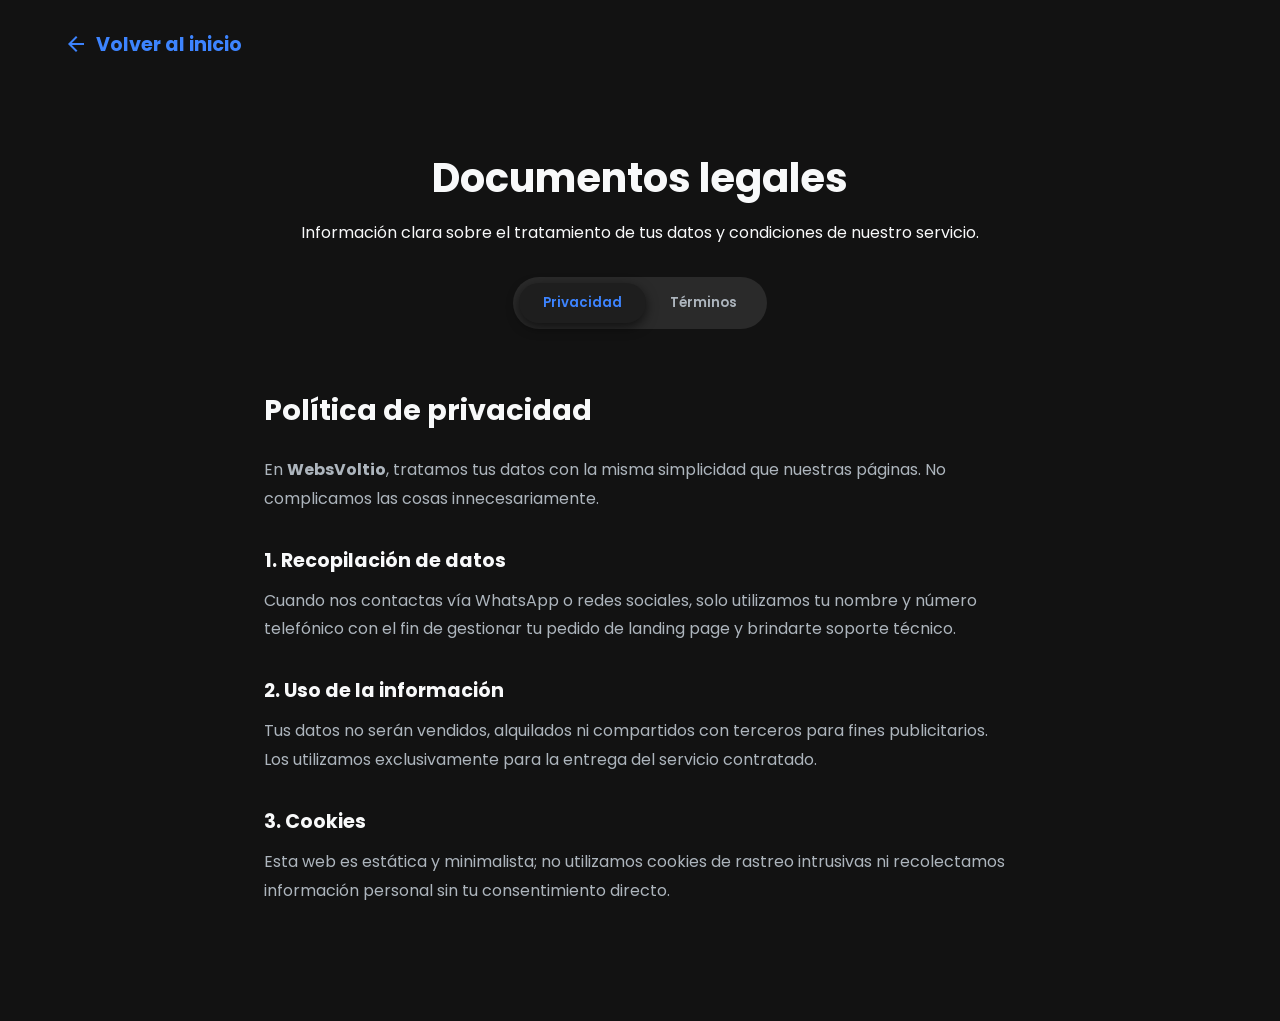
<file: legal.html>
<!DOCTYPE html>
<html lang="es">

<head>
  <meta charset="UTF-8">
  <meta name="viewport" content="width=device-width, initial-scale=1.0">
  <title>Aviso legal y privacidad | WebsVoltio</title>
  <meta name="description"
    content="Información clara sobre los términos de servicio y política de privacidad de WebsVoltio. Transparencia total en nuestra energía digital.">
  <meta name="robots" content="index, follow">
  <link rel="canonical" href="https://rc-at.github.io/websvoltio/legal.html">

  <meta property="og:type" content="website">
  <meta property="og:url" content="https://rc-at.github.io/websvoltio/legal.html">
  <meta property="og:title" content="Aviso Legal y Privacidad | WebsVoltio">
  <meta property="og:description" content="Términos de servicio y políticas de WebsVoltio.">
  <meta property="og:image" content="https://rc-at.github.io/websvoltio/img/preview.png">
  <meta property="og:site_name" content="WebsVoltio">
  <meta property="og:locale" content="es_PE">

  <meta name="theme-color" content="#0056ff">

  <link rel="icon" type="image/svg+xml"
    href="data:image/svg+xml,<svg xmlns='http://www.w3.org/2000/svg' viewBox='0 0 24 24' fill='%230056ff'><path d='M11 21h-1l1-7H7.5c-.58 0-.57-.32-.38-.66.19-.34.05-.08.07-.12C8.48 10.94 10.42 7.54 13 3h1l-1 7h3.5c.49 0 .56.33.47.51l-.07.15C12.96 17.55 11 21 11 21z'/></svg>">
  <link rel="stylesheet" href="style.css" />
  <link rel="preconnect" href="https://fonts.googleapis.com">
  <link rel="preconnect" href="https://fonts.gstatic.com" crossorigin>
  <link href="https://fonts.googleapis.com/css2?family=Poppins:wght@300;400;600;700&display=swap" rel="stylesheet">
  <link href="https://fonts.googleapis.com/icon?family=Material+Icons" rel="stylesheet">
</head>

<body class="legal-page">

  <nav class="navbar">
    <div class="container navbar-inner">
      <a href="index.html" class="brand-link">
        <span class="material-icons">arrow_back</span>
        <span class="brand-name">Volver al inicio</span>
      </a>
      <button id="theme-toggle" class="theme-btn" aria-label="Cambiar tema">
        <span class="material-icons" id="theme-icon">dark_mode</span>
      </button>
    </div>
  </nav>

  <main class="container legal-container">
    <header class="legal-header">
      <h1 class="legal-title">Documentos legales</h1>
      <p class="legal-subtitle">Información clara sobre el tratamiento de tus datos y condiciones de nuestro servicio.
      </p>

      <div class="legal-toggle">
        <button class="toggle-btn active" id="btn-privacy" onclick="showDocument('privacy')">Privacidad</button>
        <button class="toggle-btn" id="btn-terms" onclick="showDocument('terms')">Términos</button>
      </div>
    </header>

    <section id="privacy" class="legal-content active">
      <h2>Política de privacidad</h2>
      <p>En <strong>WebsVoltio</strong>, tratamos tus datos con la misma simplicidad que nuestras páginas. No
        complicamos las cosas innecesariamente.</p>

      <h3>1. Recopilación de datos</h3>
      <p>Cuando nos contactas vía WhatsApp o redes sociales, solo utilizamos tu nombre y número telefónico con el fin de
        gestionar tu pedido de landing page y brindarte soporte técnico.</p>

      <h3>2. Uso de la información</h3>
      <p>Tus datos no serán vendidos, alquilados ni compartidos con terceros para fines publicitarios. Los utilizamos
        exclusivamente para la entrega del servicio contratado.</p>

      <h3>3. Cookies</h3>
      <p>Esta web es estática y minimalista; no utilizamos cookies de rastreo intrusivas ni recolectamos información
        personal sin tu consentimiento directo.</p>
    </section>

    <section id="terms" class="legal-content">
      <h2>Términos y condiciones</h2>
      <p>Al contratar los servicios de <strong>WebsVoltio</strong>, aceptas las siguientes condiciones de trabajo:</p>

      <h3>1. Pago contra entrega</h3>
      <p>El precio estándar es de <strong>S/ 199</strong>. El cliente se compromete a realizar el pago íntegro una vez
        que la página esté terminada, publicada en un entorno de prueba y aprobada para su lanzamiento final.</p>

      <h3>2. Plazos y entrega</h3>
      <p>Nos enfocamos en la rapidez. El plazo de entrega promedio es de 24 a 48 horas, siempre que el cliente
        proporcione toda la información necesaria (textos, fotos, enlaces) de manera oportuna.</p>

      <h3>3. Revisiones y cambios</h3>
      <p>El servicio incluye una ronda de ajustes finales sobre la estructura entregada. Cambios estructurales profundos
        o adición de nuevas secciones tras la entrega final podrían generar costos adicionales.</p>

      <h3>4. Mantenimiento y soporte (opcional)</h3>
      <p>El pago único de S/ 199 no obliga al cliente a pagos mensuales. No obstante, ofrecemos un <strong>Servicio de
          Mantenimiento Opcional</strong> para quienes deseen actualizaciones constantes de contenido, cambios de fotos
        o soporte técnico prioritario. El costo de este servicio se acordará directamente con el cliente.</p>

      <h3>5. Dominio y hosting</h3>
      <p>WebsVoltio asesora sobre la publicación gratuita de la landing page (en plataformas como Netlify o GitHub
        Pages). Si el cliente requiere un dominio propio (.com, .pe), los costos de registro y renovación anual de dicho
        dominio son responsabilidad del cliente.</p>

      <h3>6. Propiedad intelectual y créditos</h3>
      <p>Una vez liquidado el pago, el código fuente y el diseño de la landing page pertenecen 100% al cliente. No
        obstante, WebsVoltio se reserva el derecho de incluir una firma discreta en el pie de página (footer) del sitio
        realizado. Asimismo, el cliente autoriza a WebsVoltio a utilizar el proyecto en su portafolio y plataformas
        digitales como muestra pública, caso de éxito y ejemplo real para otros clientes.</p>
    </section>
  </main>

  <script src="main.js"></script>
</body>

</html>
</file>
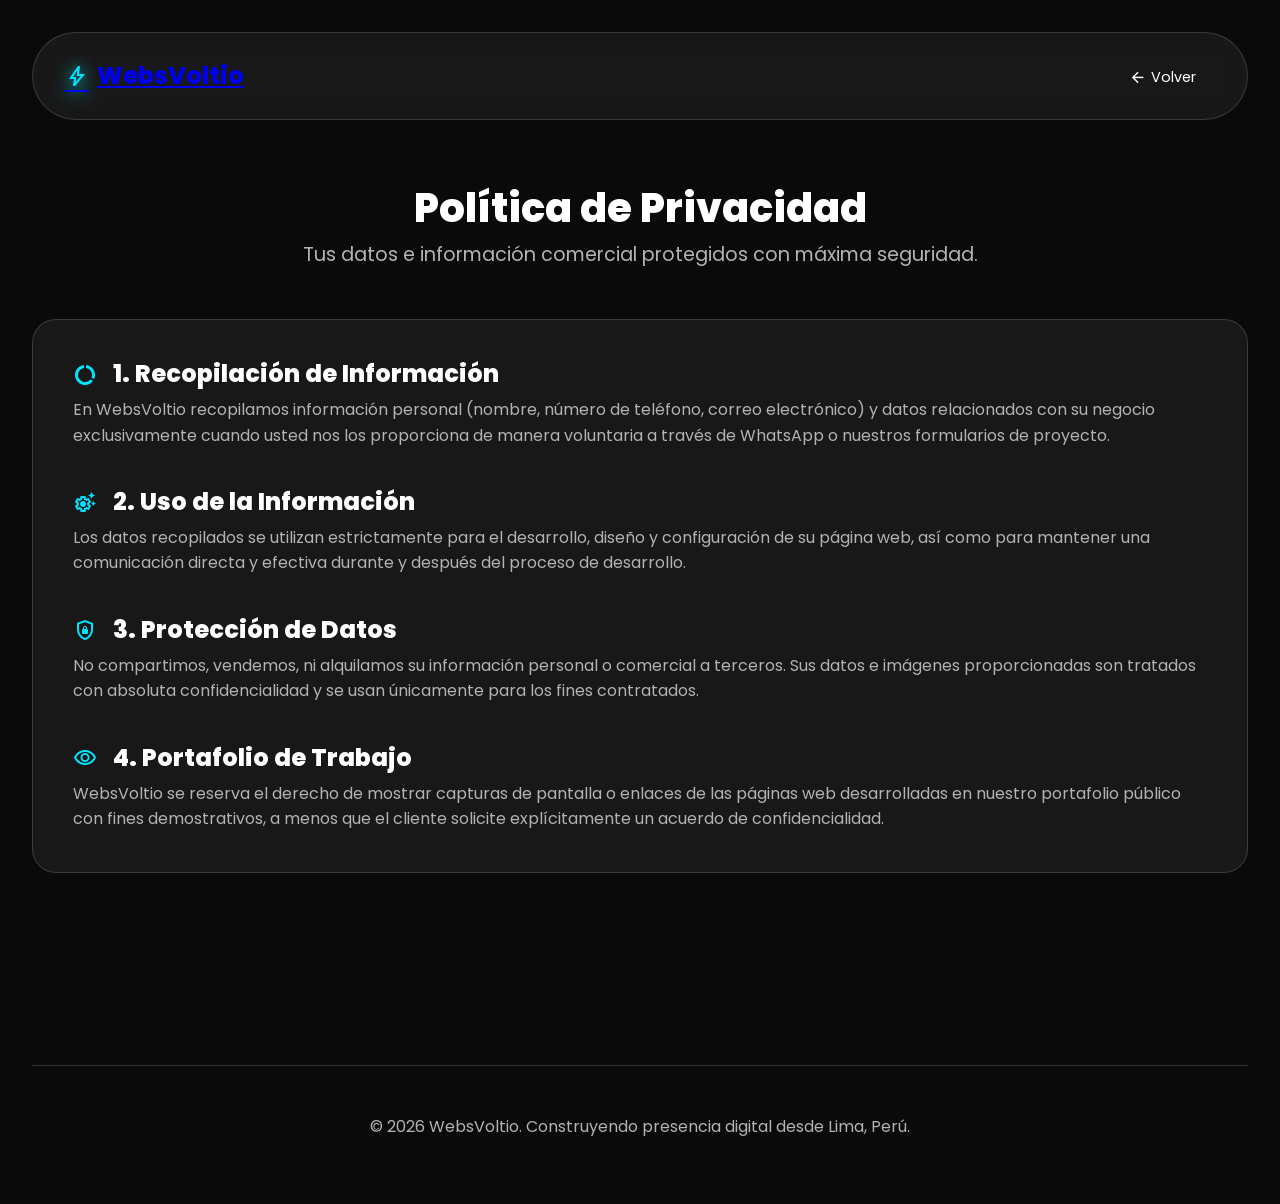
<file: privacy.html>
<!DOCTYPE html>
<html lang="es">
<head>
  <meta charset="UTF-8">
  <meta name="viewport" content="width=device-width, initial-scale=1.0">
  <title>Política de Privacidad | WebsVoltio</title>
  <meta name="theme-color" content="#0a0a0a">
  <link rel="icon" type="image/svg+xml" href="data:image/svg+xml,<svg xmlns='http://www.w3.org/2000/svg' viewBox='0 0 24 24' fill='%2300E5FF'><path d='M11 21h-1l1-7H7.5c-.58 0-.57-.32-.38-.66.19-.34.05-.08.07-.12C8.48 10.94 10.42 7.54 13 3h1l-1 7h3.5c.49 0 .56.33.47.51l-.07.15C12.96 17.55 11 21 11 21z'/></svg>">
  <link href="https://fonts.googleapis.com/css2?family=Poppins:wght@300;400;600;800&display=swap" rel="stylesheet">
  <link href="https://fonts.googleapis.com/css2?family=Material+Symbols+Outlined:opsz,wght,FILL,GRAD@24,400,0,0" rel="stylesheet">
  <link rel="stylesheet" href="./css/style.css">
</head>
<body>

  <nav class="navbar nav-legal fade-in-load">
    <a href="index.html" class="logo logo-link">
      <span class="material-symbols-outlined icon-glow">bolt</span>
      WebsVoltio
    </a>
    <div class="nav-links">
      <a href="index.html" class="btn-outline" style="margin: 0; padding: 0.6rem 1.2rem; font-size: 0.9rem;">
        <span class="material-symbols-outlined" style="font-size: 1.2rem; vertical-align: middle;">arrow_back</span> Volver
      </a>
    </div>
  </nav>

  <header class="section-centered fade-in-load" style="margin-bottom: 3rem; margin-top: 2rem;">
    <h1 class="section-title title-mb-1" style="margin-bottom: 0.5rem;">Política de Privacidad</h1>
    <p class="subtitle-text">Tus datos e información comercial protegidos con máxima seguridad.</p>
  </header>

  <section class="section section-legal fade-in-load" style="padding-top: 0;">
    <div class="glass-card card-legal" style="display: flex; flex-direction: column; gap: 2.5rem;">
      
      <div>
        <h3 class="subtitle-legal" style="margin-top: 0; display: flex; align-items: center; gap: 0.5rem;">
          <span class="material-symbols-outlined text-accent">data_usage</span> 1. Recopilación de Información
        </h3>
        <p style="color: var(--text-muted); margin-top: 0.5rem;">En WebsVoltio recopilamos información personal (nombre, número de teléfono, correo electrónico) y datos relacionados con su negocio exclusivamente cuando usted nos los proporciona de manera voluntaria a través de WhatsApp o nuestros formularios de proyecto.</p>
      </div>
      
      <div>
        <h3 class="subtitle-legal" style="margin-top: 0; display: flex; align-items: center; gap: 0.5rem;">
          <span class="material-symbols-outlined text-accent">settings_suggest</span> 2. Uso de la Información
        </h3>
        <p style="color: var(--text-muted); margin-top: 0.5rem;">Los datos recopilados se utilizan estrictamente para el desarrollo, diseño y configuración de su página web, así como para mantener una comunicación directa y efectiva durante y después del proceso de desarrollo.</p>
      </div>
      
      <div>
        <h3 class="subtitle-legal" style="margin-top: 0; display: flex; align-items: center; gap: 0.5rem;">
          <span class="material-symbols-outlined text-accent">shield_lock</span> 3. Protección de Datos
        </h3>
        <p style="color: var(--text-muted); margin-top: 0.5rem;">No compartimos, vendemos, ni alquilamos su información personal o comercial a terceros. Sus datos e imágenes proporcionadas son tratados con absoluta confidencialidad y se usan únicamente para los fines contratados.</p>
      </div>
      
      <div>
        <h3 class="subtitle-legal" style="margin-top: 0; display: flex; align-items: center; gap: 0.5rem;">
          <span class="material-symbols-outlined text-accent">visibility</span> 4. Portafolio de Trabajo
        </h3>
        <p style="color: var(--text-muted); margin-top: 0.5rem;">WebsVoltio se reserva el derecho de mostrar capturas de pantalla o enlaces de las páginas web desarrolladas en nuestro portafolio público con fines demostrativos, a menos que el cliente solicite explícitamente un acuerdo de confidencialidad.</p>
      </div>

    </div>
  </section>

  <footer class="footer">
    <p>© 2026 WebsVoltio. Construyendo presencia digital desde Lima, Perú.</p>
  </footer>

  <button id="btn-top" class="btn-top" aria-label="Volver arriba">
    <span class="material-symbols-outlined">arrow_upward</span>
  </button>

  <script src="./js/main.js"></script>
</body>
</html>
</file>
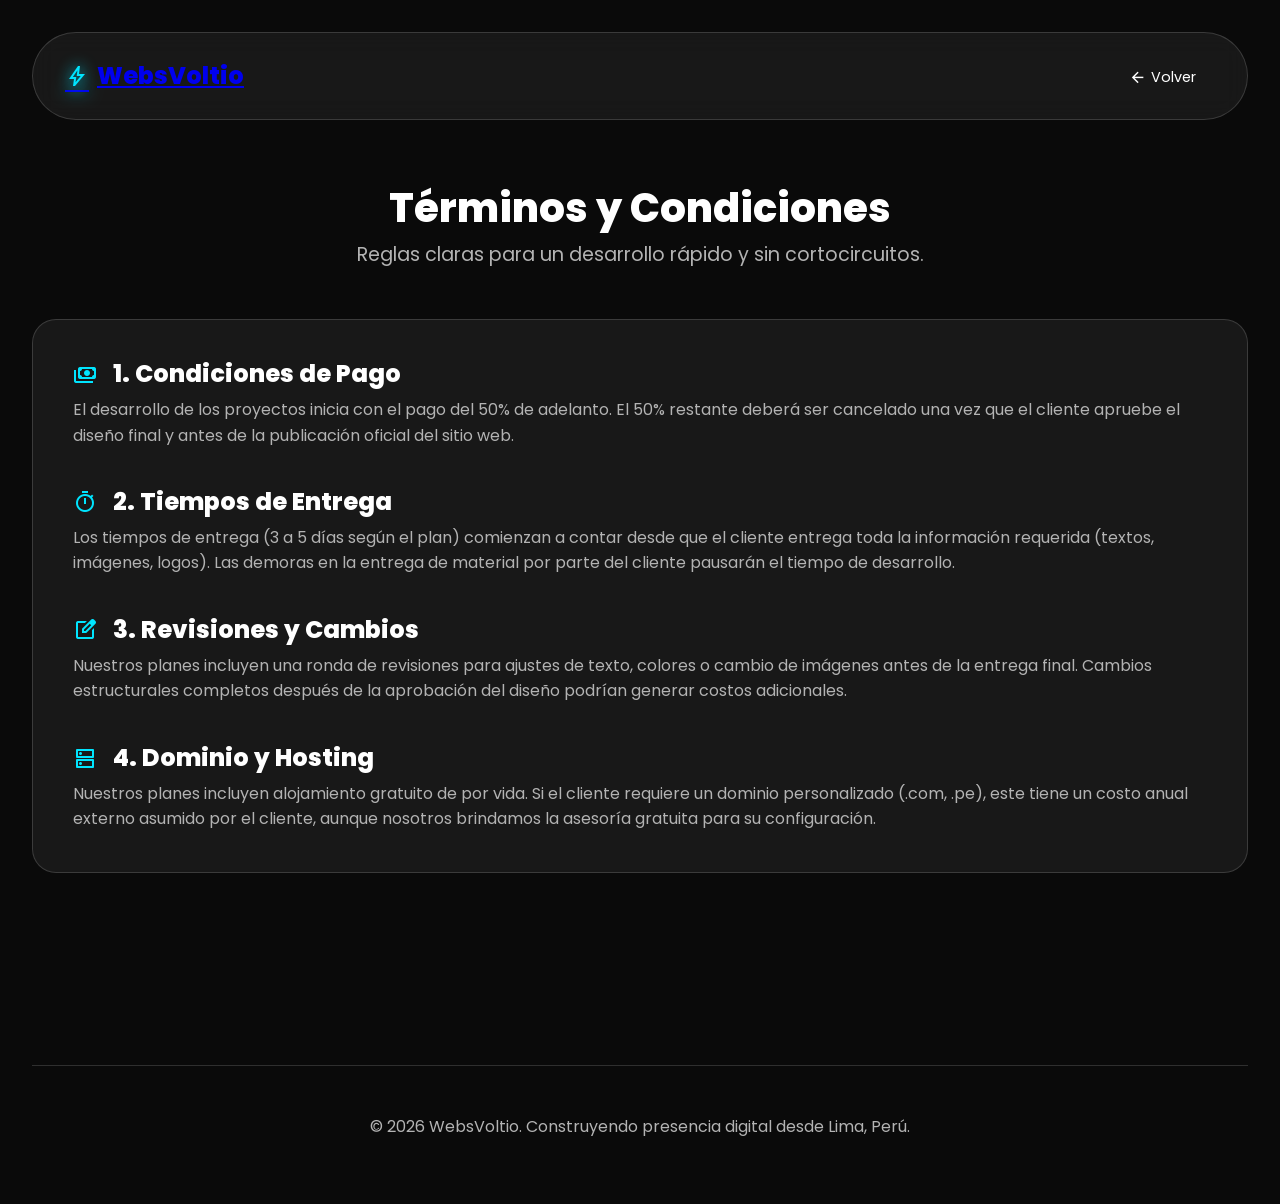
<file: terms.html>
<!DOCTYPE html>
<html lang="es">
<head>
  <meta charset="UTF-8">
  <meta name="viewport" content="width=device-width, initial-scale=1.0">
  <title>Términos y Condiciones | WebsVoltio</title>
  <meta name="theme-color" content="#0a0a0a">
  <link rel="icon" type="image/svg+xml" href="data:image/svg+xml,<svg xmlns='http://www.w3.org/2000/svg' viewBox='0 0 24 24' fill='%2300E5FF'><path d='M11 21h-1l1-7H7.5c-.58 0-.57-.32-.38-.66.19-.34.05-.08.07-.12C8.48 10.94 10.42 7.54 13 3h1l-1 7h3.5c.49 0 .56.33.47.51l-.07.15C12.96 17.55 11 21 11 21z'/></svg>">
  <link href="https://fonts.googleapis.com/css2?family=Poppins:wght@300;400;600;800&display=swap" rel="stylesheet">
  <link href="https://fonts.googleapis.com/css2?family=Material+Symbols+Outlined:opsz,wght,FILL,GRAD@24,400,0,0" rel="stylesheet">
  <link rel="stylesheet" href="./css/style.css">
</head>
<body>

  <nav class="navbar nav-legal fade-in-load">
    <a href="index.html" class="logo logo-link">
      <span class="material-symbols-outlined icon-glow">bolt</span>
      WebsVoltio
    </a>
    <div class="nav-links">
      <a href="index.html" class="btn-outline" style="margin: 0; padding: 0.6rem 1.2rem; font-size: 0.9rem;">
        <span class="material-symbols-outlined" style="font-size: 1.2rem; vertical-align: middle;">arrow_back</span> Volver
      </a>
    </div>
  </nav>

  <header class="section-centered fade-in-load" style="margin-bottom: 3rem; margin-top: 2rem;">
    <h1 class="section-title title-mb-1" style="margin-bottom: 0.5rem;">Términos y Condiciones</h1>
    <p class="subtitle-text">Reglas claras para un desarrollo rápido y sin cortocircuitos.</p>
  </header>

  <section class="section section-legal fade-in-load" style="padding-top: 0;">
    <div class="glass-card card-legal" style="display: flex; flex-direction: column; gap: 2.5rem;">
      
      <div>
        <h3 class="subtitle-legal" style="margin-top: 0; display: flex; align-items: center; gap: 0.5rem;">
          <span class="material-symbols-outlined text-accent">payments</span> 1. Condiciones de Pago
        </h3>
        <p style="color: var(--text-muted); margin-top: 0.5rem;">El desarrollo de los proyectos inicia con el pago del 50% de adelanto. El 50% restante deberá ser cancelado una vez que el cliente apruebe el diseño final y antes de la publicación oficial del sitio web.</p>
      </div>
      
      <div>
        <h3 class="subtitle-legal" style="margin-top: 0; display: flex; align-items: center; gap: 0.5rem;">
          <span class="material-symbols-outlined text-accent">timer</span> 2. Tiempos de Entrega
        </h3>
        <p style="color: var(--text-muted); margin-top: 0.5rem;">Los tiempos de entrega (3 a 5 días según el plan) comienzan a contar desde que el cliente entrega toda la información requerida (textos, imágenes, logos). Las demoras en la entrega de material por parte del cliente pausarán el tiempo de desarrollo.</p>
      </div>
      
      <div>
        <h3 class="subtitle-legal" style="margin-top: 0; display: flex; align-items: center; gap: 0.5rem;">
          <span class="material-symbols-outlined text-accent">edit_square</span> 3. Revisiones y Cambios
        </h3>
        <p style="color: var(--text-muted); margin-top: 0.5rem;">Nuestros planes incluyen una ronda de revisiones para ajustes de texto, colores o cambio de imágenes antes de la entrega final. Cambios estructurales completos después de la aprobación del diseño podrían generar costos adicionales.</p>
      </div>
      
      <div>
        <h3 class="subtitle-legal" style="margin-top: 0; display: flex; align-items: center; gap: 0.5rem;">
          <span class="material-symbols-outlined text-accent">dns</span> 4. Dominio y Hosting
        </h3>
        <p style="color: var(--text-muted); margin-top: 0.5rem;">Nuestros planes incluyen alojamiento gratuito de por vida. Si el cliente requiere un dominio personalizado (.com, .pe), este tiene un costo anual externo asumido por el cliente, aunque nosotros brindamos la asesoría gratuita para su configuración.</p>
      </div>

    </div>
  </section>

  <footer class="footer">
    <p>© 2026 WebsVoltio. Construyendo presencia digital desde Lima, Perú.</p>
  </footer>

  <button id="btn-top" class="btn-top" aria-label="Volver arriba">
    <span class="material-symbols-outlined">arrow_upward</span>
  </button>

  <script src="./js/main.js"></script>
</body>
</html>
</file>
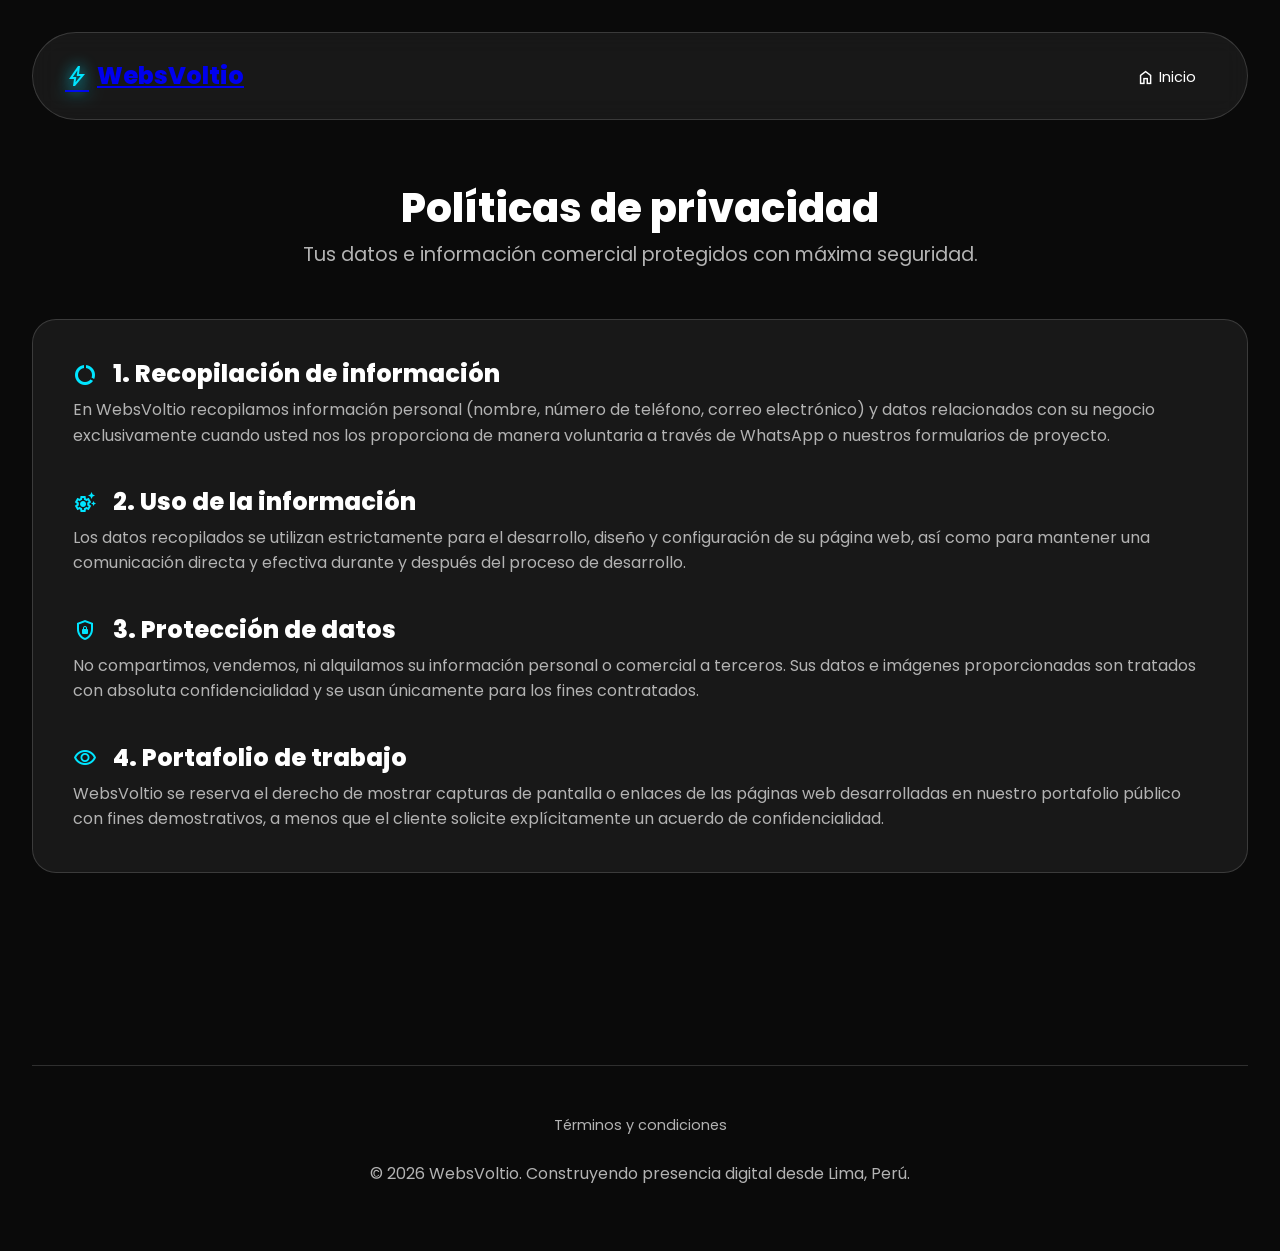
<file: legal/privacy.html>
<!DOCTYPE html>
<html lang="es">
<head>
  <meta charset="UTF-8">
  <meta name="viewport" content="width=device-width, initial-scale=1.0">
  <title>Políticas de privacidad | WebsVoltio</title>
  <meta name="theme-color" content="#0a0a0a">
  <link rel="icon" type="image/svg+xml" href="data:image/svg+xml,<svg xmlns='http://www.w3.org/2000/svg' viewBox='0 0 24 24' fill='%2300E5FF'><path d='M11 21h-1l1-7H7.5c-.58 0-.57-.32-.38-.66.19-.34.05-.08.07-.12C8.48 10.94 10.42 7.54 13 3h1l-1 7h3.5c.49 0 .56.33.47.51l-.07.15C12.96 17.55 11 21 11 21z'/></svg>">
  <link href="https://fonts.googleapis.com/css2?family=Poppins:wght@300;400;600;800&display=swap" rel="stylesheet">
  <link href="https://fonts.googleapis.com/css2?family=Material+Symbols+Outlined:opsz,wght,FILL,GRAD@24,400,0,0" rel="stylesheet">
  <link rel="stylesheet" href="../css/style.css">
</head>
<body>

  <nav class="navbar nav-legal fade-in-load">
    <a href="../index.html" class="logo logo-link">
      <span class="material-symbols-outlined icon-glow">bolt</span>
      WebsVoltio
    </a>
    <div class="nav-links">
      <a href="../index.html" class="btn-outline" style="margin: 0; padding: 0.6rem 1.2rem; font-size: 0.9rem;">
        <span class="material-symbols-outlined" style="font-size: 1.2rem; vertical-align: middle;">home</span> Inicio
      </a>
    </div>
  </nav>

  <header class="section-centered fade-in-load" style="margin-bottom: 3rem; margin-top: 2rem;">
    <h1 class="section-title title-mb-1" style="margin-bottom: 0.5rem;">Políticas de privacidad</h1>
    <p class="subtitle-text">Tus datos e información comercial protegidos con máxima seguridad.</p>
  </header>

  <section class="section section-legal fade-in-load" style="padding-top: 0;">
    <div class="glass-card card-legal" style="display: flex; flex-direction: column; gap: 2.5rem;">
      
      <div>
        <h3 class="subtitle-legal" style="margin-top: 0; display: flex; align-items: center; gap: 0.5rem;">
          <span class="material-symbols-outlined text-accent">data_usage</span> 1. Recopilación de información
        </h3>
        <p style="color: var(--text-muted); margin-top: 0.5rem;">En WebsVoltio recopilamos información personal (nombre, número de teléfono, correo electrónico) y datos relacionados con su negocio exclusivamente cuando usted nos los proporciona de manera voluntaria a través de WhatsApp o nuestros formularios de proyecto.</p>
      </div>
      
      <div>
        <h3 class="subtitle-legal" style="margin-top: 0; display: flex; align-items: center; gap: 0.5rem;">
          <span class="material-symbols-outlined text-accent">settings_suggest</span> 2. Uso de la información
        </h3>
        <p style="color: var(--text-muted); margin-top: 0.5rem;">Los datos recopilados se utilizan estrictamente para el desarrollo, diseño y configuración de su página web, así como para mantener una comunicación directa y efectiva durante y después del proceso de desarrollo.</p>
      </div>
      
      <div>
        <h3 class="subtitle-legal" style="margin-top: 0; display: flex; align-items: center; gap: 0.5rem;">
          <span class="material-symbols-outlined text-accent">shield_lock</span> 3. Protección de datos
        </h3>
        <p style="color: var(--text-muted); margin-top: 0.5rem;">No compartimos, vendemos, ni alquilamos su información personal o comercial a terceros. Sus datos e imágenes proporcionadas son tratados con absoluta confidencialidad y se usan únicamente para los fines contratados.</p>
      </div>
      
      <div>
        <h3 class="subtitle-legal" style="margin-top: 0; display: flex; align-items: center; gap: 0.5rem;">
          <span class="material-symbols-outlined text-accent">visibility</span> 4. Portafolio de trabajo
        </h3>
        <p style="color: var(--text-muted); margin-top: 0.5rem;">WebsVoltio se reserva el derecho de mostrar capturas de pantalla o enlaces de las páginas web desarrolladas en nuestro portafolio público con fines demostrativos, a menos que el cliente solicite explícitamente un acuerdo de confidencialidad.</p>
      </div>

    </div>
  </section>

  <footer class="footer">
    <div class="footer-links">
      <a href="./terms.html" class="footer-link">Términos y condiciones</a>
    </div>
    <p>© 2026 WebsVoltio. Construyendo presencia digital desde Lima, Perú.</p>
  </footer>

  <button id="btn-top" class="btn-top" aria-label="Volver arriba">
    <span class="material-symbols-outlined">arrow_upward</span>
  </button>

  <script src="../js/main.js"></script>
</body>
</html>
</file>
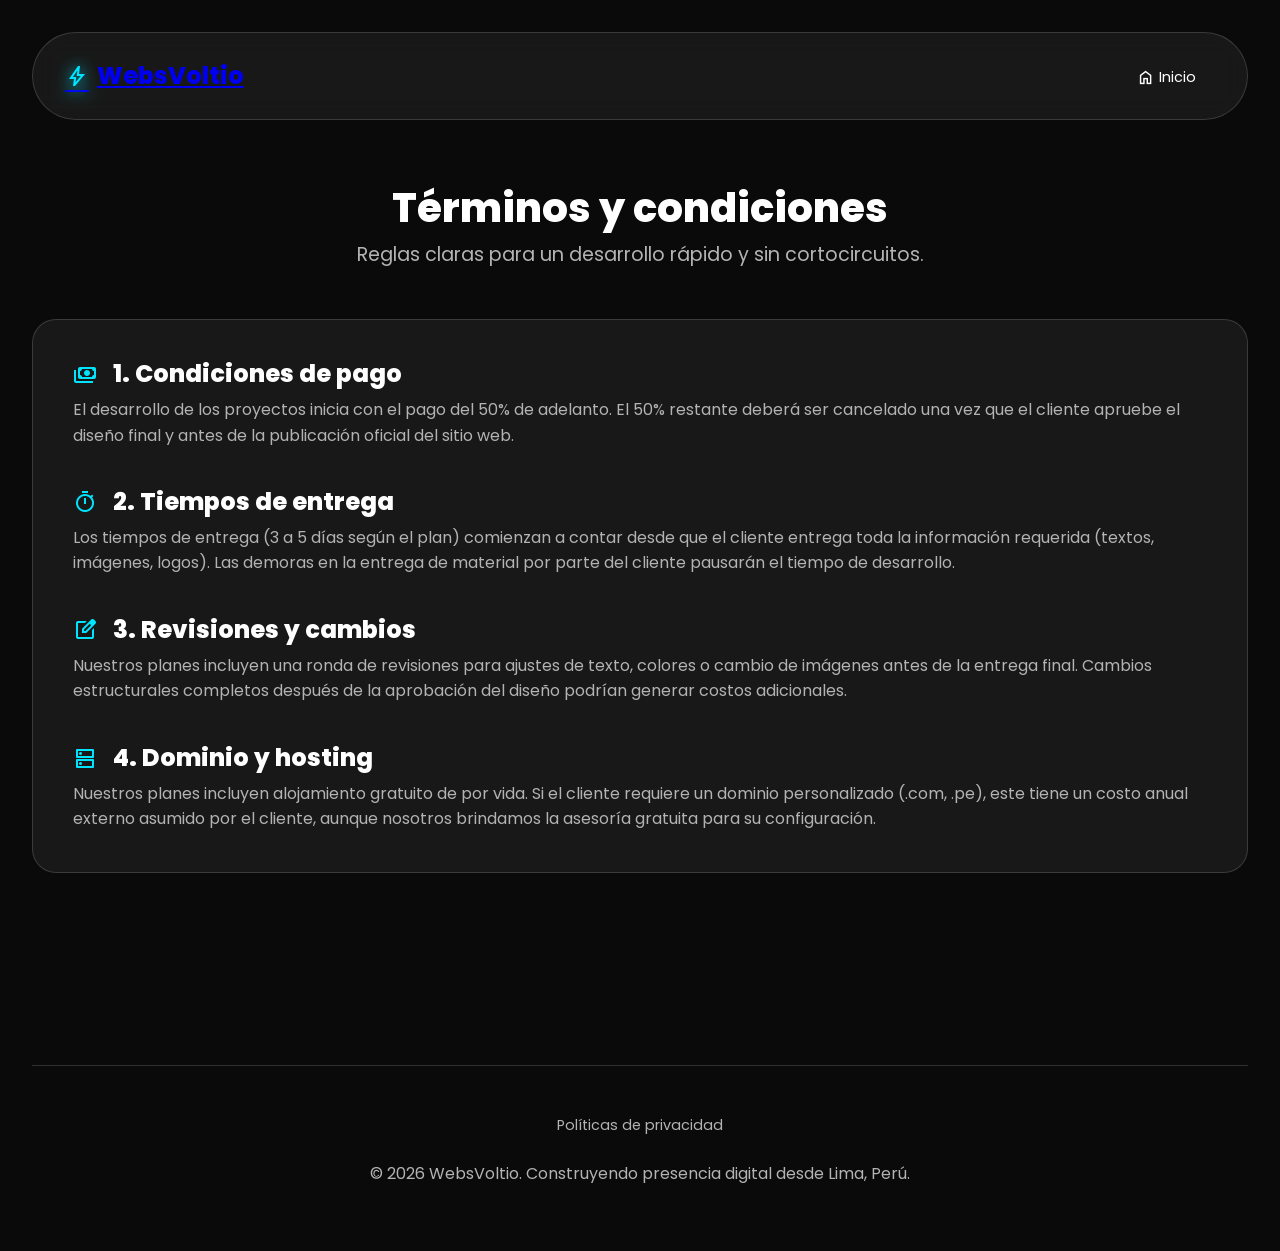
<file: legal/terms.html>
<!DOCTYPE html>
<html lang="es">
<head>
  <meta charset="UTF-8">
  <meta name="viewport" content="width=device-width, initial-scale=1.0">
  <title>Términos y condiciones | WebsVoltio</title>
  <meta name="theme-color" content="#0a0a0a">
  <link rel="icon" type="image/svg+xml" href="data:image/svg+xml,<svg xmlns='http://www.w3.org/2000/svg' viewBox='0 0 24 24' fill='%2300E5FF'><path d='M11 21h-1l1-7H7.5c-.58 0-.57-.32-.38-.66.19-.34.05-.08.07-.12C8.48 10.94 10.42 7.54 13 3h1l-1 7h3.5c.49 0 .56.33.47.51l-.07.15C12.96 17.55 11 21 11 21z'/></svg>">
  <link href="https://fonts.googleapis.com/css2?family=Poppins:wght@300;400;600;800&display=swap" rel="stylesheet">
  <link href="https://fonts.googleapis.com/css2?family=Material+Symbols+Outlined:opsz,wght,FILL,GRAD@24,400,0,0" rel="stylesheet">
  <link rel="stylesheet" href="../css/style.css">
</head>
<body>

  <nav class="navbar nav-legal fade-in-load">
    <a href="../index.html" class="logo logo-link">
      <span class="material-symbols-outlined icon-glow">bolt</span>
      WebsVoltio
    </a>
    <div class="nav-links">
      <a href="../index.html" class="btn-outline" style="margin: 0; padding: 0.6rem 1.2rem; font-size: 0.9rem;">
        <span class="material-symbols-outlined" style="font-size: 1.2rem; vertical-align: middle;">home</span> Inicio
      </a>
    </div>
  </nav>

  <header class="section-centered fade-in-load" style="margin-bottom: 3rem; margin-top: 2rem;">
    <h1 class="section-title title-mb-1" style="margin-bottom: 0.5rem;">Términos y condiciones</h1>
    <p class="subtitle-text">Reglas claras para un desarrollo rápido y sin cortocircuitos.</p>
  </header>

  <section class="section section-legal fade-in-load" style="padding-top: 0;">
    <div class="glass-card card-legal" style="display: flex; flex-direction: column; gap: 2.5rem;">
      
      <div>
        <h3 class="subtitle-legal" style="margin-top: 0; display: flex; align-items: center; gap: 0.5rem;">
          <span class="material-symbols-outlined text-accent">payments</span> 1. Condiciones de pago
        </h3>
        <p style="color: var(--text-muted); margin-top: 0.5rem;">El desarrollo de los proyectos inicia con el pago del 50% de adelanto. El 50% restante deberá ser cancelado una vez que el cliente apruebe el diseño final y antes de la publicación oficial del sitio web.</p>
      </div>
      
      <div>
        <h3 class="subtitle-legal" style="margin-top: 0; display: flex; align-items: center; gap: 0.5rem;">
          <span class="material-symbols-outlined text-accent">timer</span> 2. Tiempos de entrega
        </h3>
        <p style="color: var(--text-muted); margin-top: 0.5rem;">Los tiempos de entrega (3 a 5 días según el plan) comienzan a contar desde que el cliente entrega toda la información requerida (textos, imágenes, logos). Las demoras en la entrega de material por parte del cliente pausarán el tiempo de desarrollo.</p>
      </div>
      
      <div>
        <h3 class="subtitle-legal" style="margin-top: 0; display: flex; align-items: center; gap: 0.5rem;">
          <span class="material-symbols-outlined text-accent">edit_square</span> 3. Revisiones y cambios
        </h3>
        <p style="color: var(--text-muted); margin-top: 0.5rem;">Nuestros planes incluyen una ronda de revisiones para ajustes de texto, colores o cambio de imágenes antes de la entrega final. Cambios estructurales completos después de la aprobación del diseño podrían generar costos adicionales.</p>
      </div>
      
      <div>
        <h3 class="subtitle-legal" style="margin-top: 0; display: flex; align-items: center; gap: 0.5rem;">
          <span class="material-symbols-outlined text-accent">dns</span> 4. Dominio y hosting
        </h3>
        <p style="color: var(--text-muted); margin-top: 0.5rem;">Nuestros planes incluyen alojamiento gratuito de por vida. Si el cliente requiere un dominio personalizado (.com, .pe), este tiene un costo anual externo asumido por el cliente, aunque nosotros brindamos la asesoría gratuita para su configuración.</p>
      </div>

    </div>
  </section>

  <footer class="footer">
    <div class="footer-links">
      <a href="./privacy.html" class="footer-link">Políticas de privacidad</a>
    </div>
    <p>© 2026 WebsVoltio. Construyendo presencia digital desde Lima, Perú.</p>
  </footer>

  <button id="btn-top" class="btn-top" aria-label="Volver arriba">
    <span class="material-symbols-outlined">arrow_upward</span>
  </button>

  <script src="../js/main.js"></script>
</body>
</html>
</file>
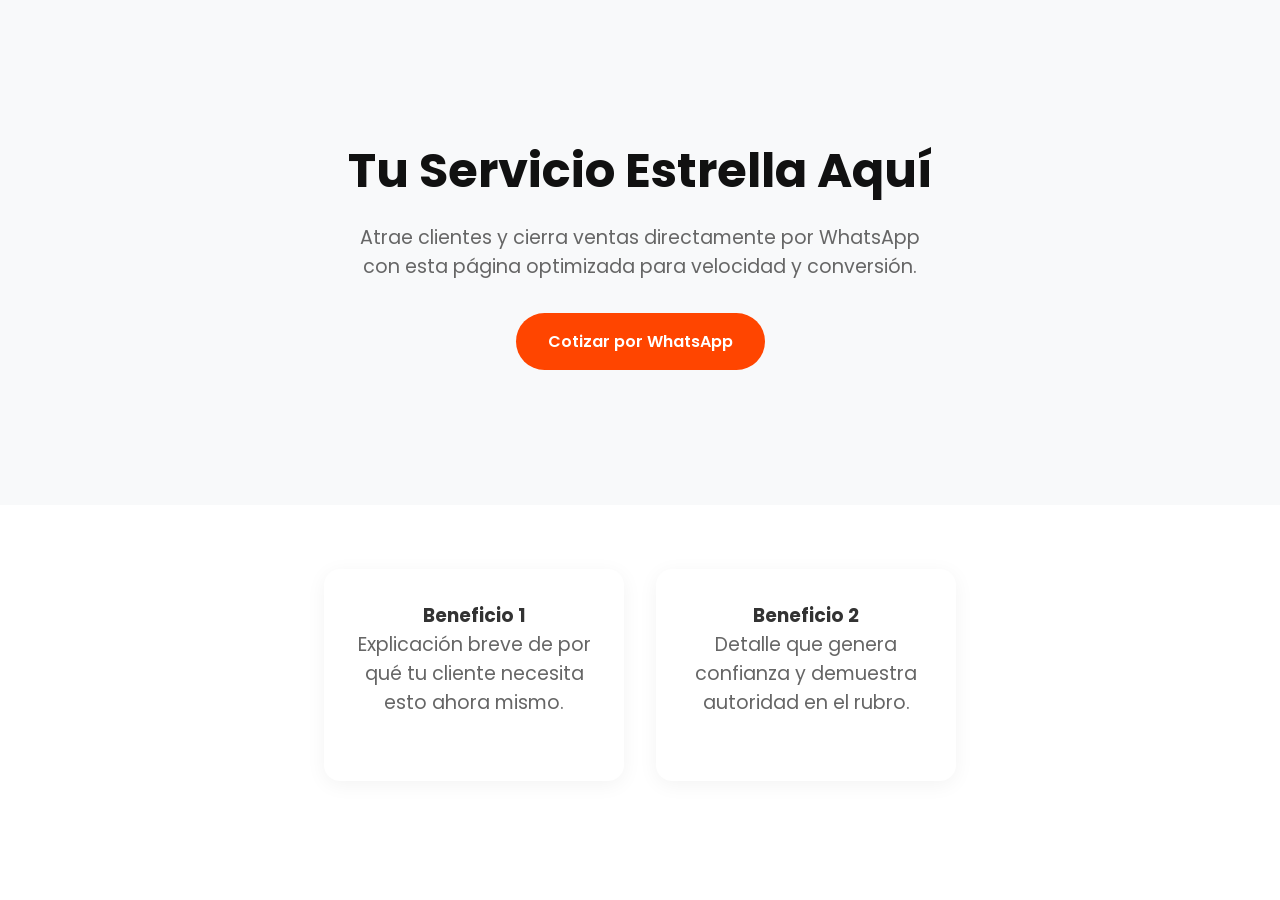
<file: templates/demo-chispazo.html>
<!DOCTYPE html>
<html lang="es">
<head>
  <meta charset="UTF-8">
  <meta name="viewport" content="width=device-width, initial-scale=1.0">
  <title>Landing Page | Plan Chispazo</title>
  <link href="https://fonts.googleapis.com/css2?family=Poppins:wght@300;600;800&display=swap" rel="stylesheet">
  <style>
    :root { --primary: #FF4500; --bg: #ffffff; --text: #333; }
    * { margin: 0; padding: 0; box-sizing: border-box; font-family: 'Poppins', sans-serif; }
    body { background: var(--bg); color: var(--text); text-align: center; }
    
    /* Animación de entrada */
    .fade-in { animation: fadeIn 1s ease-out forwards; opacity: 0; transform: translateY(20px); }
    @keyframes fadeIn { to { opacity: 1; transform: translateY(0); } }
    
    .hero { padding: 15vh 2rem; background: #f8f9fa; }
    h1 { font-size: 3rem; margin-bottom: 1rem; color: #111; }
    p { font-size: 1.2rem; margin-bottom: 2rem; color: #666; max-width: 600px; margin-inline: auto; }
    
    .btn { display: inline-block; background: var(--primary); color: #fff; padding: 1rem 2rem; border-radius: 50px; text-decoration: none; font-weight: 600; transition: transform 0.3s, box-shadow 0.3s; }
    .btn:hover { transform: translateY(-5px); box-shadow: 0 10px 20px rgba(255, 69, 0, 0.3); }
    
    .features { display: flex; justify-content: center; gap: 2rem; padding: 4rem 2rem; flex-wrap: wrap; }
    .card { background: #fff; padding: 2rem; border-radius: 16px; box-shadow: 0 4px 20px rgba(0,0,0,0.05); width: 300px; }
  </style>
</head>
<body>

  <header class="hero fade-in">
    <h1>Tu Servicio Estrella Aquí</h1>
    <p>Atrae clientes y cierra ventas directamente por WhatsApp con esta página optimizada para velocidad y conversión.</p>
    <a href="#" class="btn">Cotizar por WhatsApp</a>
  </header>

  <section class="features fade-in" style="animation-delay: 0.3s;">
    <div class="card">
      <h3>Beneficio 1</h3>
      <p>Explicación breve de por qué tu cliente necesita esto ahora mismo.</p>
    </div>
    <div class="card">
      <h3>Beneficio 2</h3>
      <p>Detalle que genera confianza y demuestra autoridad en el rubro.</p>
    </div>
  </section>

</body>
</html>
</file>
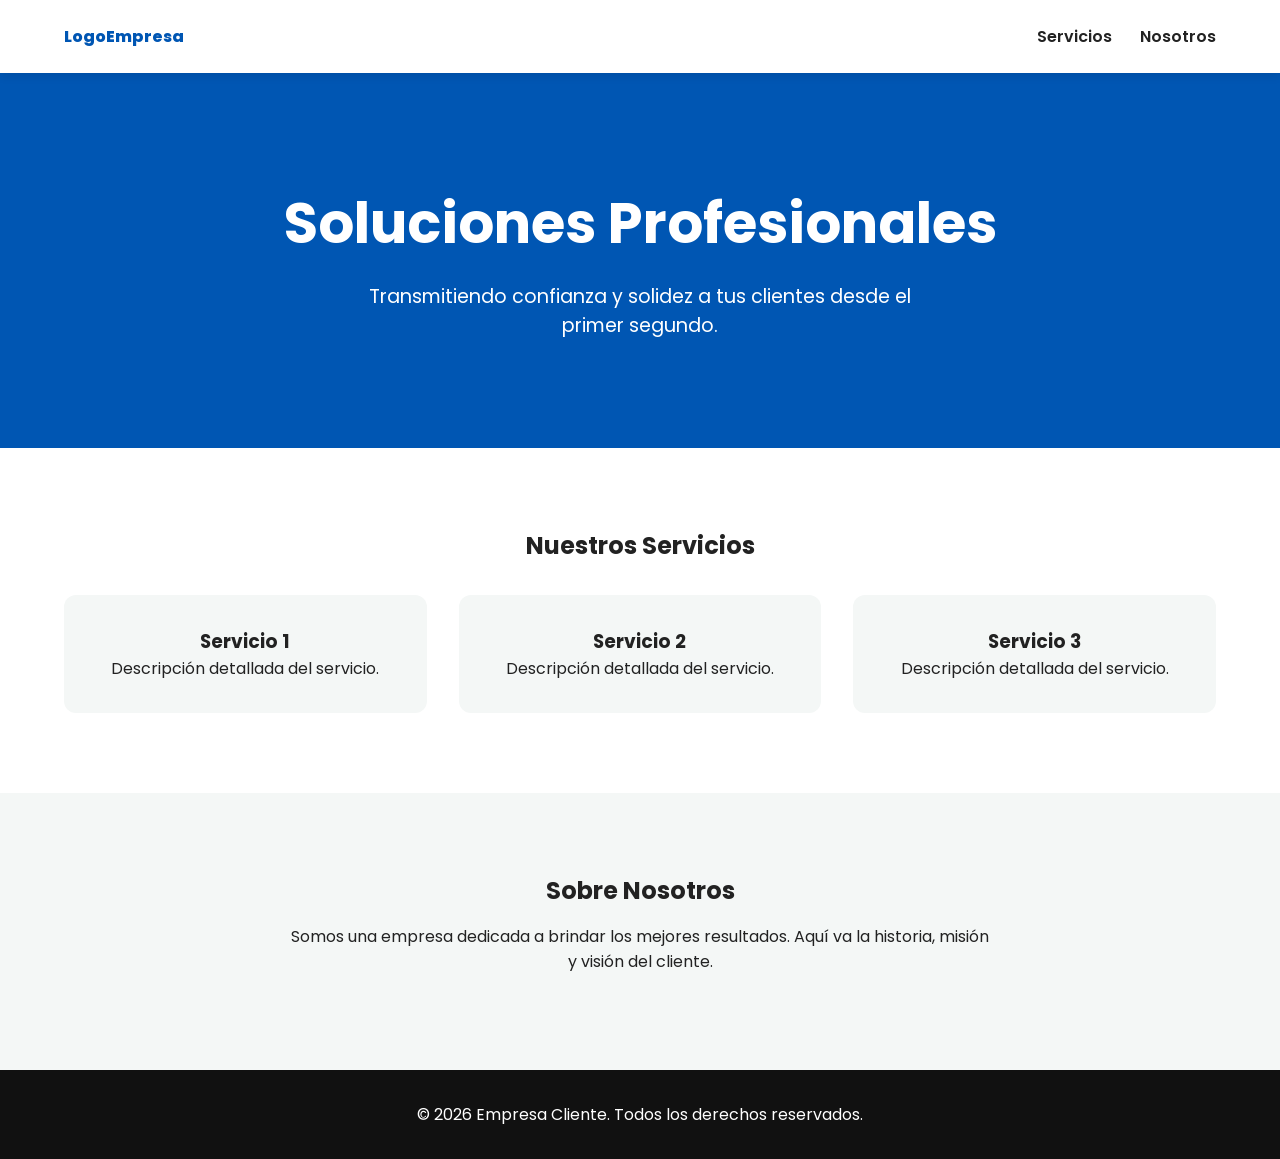
<file: templates/demo-trifasico.html>
<!DOCTYPE html>
<html lang="es">
<head>
  <meta charset="UTF-8">
  <meta name="viewport" content="width=device-width, initial-scale=1.0">
  <title>Web Corporativa | Plan Trifásico</title>
  <link href="https://fonts.googleapis.com/css2?family=Poppins:wght@300;600;800&display=swap" rel="stylesheet">
  <style>
    :root { --primary: #0056b3; --secondary: #f4f7f6; --text: #222; }
    * { margin: 0; padding: 0; box-sizing: border-box; font-family: 'Poppins', sans-serif; scroll-behavior: smooth; }
    body { color: var(--text); }
    
    .fade-in { opacity: 0; transform: translateY(30px); transition: 0.8s ease-out; }
    .fade-in.visible { opacity: 1; transform: translateY(0); }

    nav { display: flex; justify-content: space-between; padding: 1.5rem 5%; background: #fff; box-shadow: 0 2px 10px rgba(0,0,0,0.1); position: sticky; top: 0; z-index: 100; }
    nav a { text-decoration: none; color: var(--text); font-weight: 600; margin-left: 1.5rem; }
    
    .hero { padding: 12vh 5%; background: var(--primary); color: #fff; text-align: center; }
    .hero h1 { font-size: 3.5rem; margin-bottom: 1rem; }
    
    .section { padding: 5rem 5%; text-align: center; }
    .grid { display: grid; grid-template-columns: repeat(auto-fit, minmax(250px, 1fr)); gap: 2rem; margin-top: 2rem; }
    .service-card { background: var(--secondary); padding: 2rem; border-radius: 12px; transition: transform 0.3s; }
    .service-card:hover { transform: translateY(-10px); }

    footer { background: #111; color: #fff; text-align: center; padding: 2rem; }
  </style>
</head>
<body>

  <nav>
    <div style="font-weight: 800; color: var(--primary);">LogoEmpresa</div>
    <div>
      <a href="#servicios">Servicios</a>
      <a href="#nosotros">Nosotros</a>
    </div>
  </nav>

  <header class="hero">
    <h1>Soluciones Profesionales</h1>
    <p style="font-size: 1.2rem; max-width: 600px; margin: 0 auto;">Transmitiendo confianza y solidez a tus clientes desde el primer segundo.</p>
  </header>

  <section id="servicios" class="section fade-in">
    <h2>Nuestros Servicios</h2>
    <div class="grid">
      <div class="service-card"><h3>Servicio 1</h3><p>Descripción detallada del servicio.</p></div>
      <div class="service-card"><h3>Servicio 2</h3><p>Descripción detallada del servicio.</p></div>
      <div class="service-card"><h3>Servicio 3</h3><p>Descripción detallada del servicio.</p></div>
    </div>
  </section>

  <section id="nosotros" class="section fade-in" style="background: var(--secondary);">
    <h2>Sobre Nosotros</h2>
    <p style="max-width: 700px; margin: 1rem auto;">Somos una empresa dedicada a brindar los mejores resultados. Aquí va la historia, misión y visión del cliente.</p>
  </section>

  <footer>
    <p>© 2026 Empresa Cliente. Todos los derechos reservados.</p>
  </footer>

  <script>
    // Script para la animación de entrada al hacer scroll
    const observer = new IntersectionObserver((entries) => {
      entries.forEach(entry => { if (entry.isIntersecting) entry.target.classList.add('visible'); });
    });
    document.querySelectorAll('.fade-in').forEach(el => observer.observe(el));
  </script>
</body>
</html>
</file>
<file: new/style.css>
/* =========================================
   1. CSS VARIABLES
   ========================================= */
:root {
    --bg-color: #050a15;
    --primary-accent: #0066FF;
    --secondary-accent: #00F2FF;
    --glass-bg: rgba(255, 255, 255, 0.01);
    --glass-border: rgba(255, 255, 255, 0.05);
    --glass-border-light: rgba(255, 255, 255, 0.15);
    --text-dark: #94a3b8;
    --text-light: #ffffff;
    --nav-smooth: 2s cubic-bezier(0.23, 1, 0.32, 1);
}

/* =========================================
   2. RESETS & BASE
   ========================================= */
* {
    margin: 0;
    padding: 0;
    box-sizing: border-box;
}

html {
    scroll-behavior: auto;
    overflow-x: hidden;
}

body {
    font-family: 'Poppins', sans-serif;
    background: var(--bg-color);
    color: var(--text-dark);
    overflow-x: hidden;
    position: relative;
    line-height: 1.6;
}

button,
a,
input,
.type-btn,
.nav-arrow {
    outline: none !important;
    -webkit-tap-highlight-color: transparent;
}

*:focus {
    outline: none !important;
}

/* =========================================
   3. GLOBAL TYPOGRAPHY
   ========================================= */
h1,
h2,
h3 {
    color: var(--text-light);
    font-weight: 800;
    line-height: 1.1;
}

h1 {
    font-size: clamp(2.5rem, 10vw, 6rem);
    letter-spacing: -2px;
    margin-bottom: 1.5rem;
    text-shadow: 0 10px 40px rgba(0, 0, 0, 0.6);
}

h2 {
    font-size: clamp(2rem, 5vw, 4rem);
    letter-spacing: -1px;
    margin: 0 auto 2rem auto;
    text-shadow: 0 4px 15px rgba(0, 0, 0, 0.4);
    text-align: center;
}

h3 {
    font-size: 1.6rem;
    margin-bottom: 1rem;
}

p {
    font-size: 1.1rem;
}

.text-danger {
    color: #ff4d4d;
    text-shadow: 0 0 20px rgba(255, 77, 77, 0.3);
}

/* Unified Neon Text Gradient */
.text-gradient,
.icon-card,
.benefit-icon,
.highlight-phase .price {
    background: linear-gradient(135deg, var(--secondary-accent), var(--primary-accent));
    -webkit-background-clip: text;
    background-clip: text;
    color: transparent;
    -webkit-text-fill-color: transparent;
}

.icon-card {
    font-size: 3rem !important;
    margin-bottom: 0.5rem;
    filter: drop-shadow(0 0 10px rgba(0, 242, 255, 0.3));
    will-change: filter;
}

.benefit-icon {
    font-size: 2.5rem !important;
    filter: drop-shadow(0 0 8px rgba(0, 242, 255, 0.4));
    flex-shrink: 0;
    will-change: filter;
}

.section-intro,
.hero-sub {
    font-size: clamp(1.1rem, 2vw, 1.4rem);
    letter-spacing: 2px;
    color: var(--text-dark);
    text-align: center;
}

.section-intro {
    margin: 0 auto 5rem;
}

.hero-sub {
    margin-bottom: 3rem;
}

/* =========================================
   4. REUSABLE COMPONENTS
   ========================================= */
.screen-section {
    min-height: 100vh;
    width: 98vw;
    margin: 0 auto;
    display: flex;
    flex-direction: column;
    justify-content: center;
    align-items: center;
    padding: 6rem 0;
    perspective: 1000px;
}

.container {
    width: 92%;
    margin: 0 auto;
    position: relative;
}

.grid {
    display: grid;
    grid-template-columns: repeat(auto-fit, minmax(320px, 1fr));
    gap: 2.5rem;
    width: 100%;
}

/* Unified Glass Panel Utilities */
.glass-panel {
    background: var(--glass-bg);
    border: 1px solid var(--glass-border);
    border-top-color: var(--glass-border-light);
    box-shadow: 0 20px 40px rgba(0, 0, 0, 0.2);
    border-radius: 40px;
    transition: transform 0.5s cubic-bezier(0.23, 1, 0.32, 1), box-shadow 0.5s ease, border-color 0.5s ease, background 0.5s ease;
    will-change: transform, box-shadow;
    background: linear-gradient(135deg, rgba(255, 255, 255, 0.04) 0%, rgba(255, 255, 255, 0.01) 100%);
    border: 1px solid rgba(255, 255, 255, 0.03);
    border-top: 1px solid rgba(255, 255, 255, 0.12);
    border-left: 1px solid rgba(255, 255, 255, 0.08);
    box-shadow: 0 15px 35px rgba(0, 0, 0, 0.5), inset 0 1px 0 rgba(255, 255, 255, 0.05);
}

.glass-panel:hover {
    transform: translate3d(0, -12px, 0) scale(1.02);
    box-shadow: 0 30px 60px rgba(0, 0, 0, 0.6), 0 0 30px rgba(0, 102, 255, 0.2);
    border-color: rgba(0, 242, 255, 0.3);
    background: rgba(255, 255, 255, 0.04);
}

.badge {
    display: inline-block;
    padding: 0.6rem 1.8rem;
    border-radius: 100px;
    background: var(--glass-bg);
    border: 1px solid rgba(255, 255, 255, 0.1);
    font-size: 0.85rem;
    font-weight: 600;
    color: var(--secondary-accent);
    text-transform: uppercase;
    letter-spacing: 3px;
    box-shadow: inset 0 1px 0 rgba(255, 255, 255, 0.1);
}

/* Buttons */
.btn {
    display: inline-flex;
    align-items: center;
    justify-content: center;
    gap: 0.75rem;
    padding: 1.2rem 3rem;
    border-radius: 100px;
    font-weight: 600;
    text-decoration: none;
    font-size: 1.1rem;
    transition: transform 0.5s cubic-bezier(0.23, 1, 0.32, 1), box-shadow 0.5s ease, filter 0.5s ease;
    cursor: pointer;
    letter-spacing: 1px;
    position: relative;
    overflow: hidden;
    will-change: transform, box-shadow;
}

.btn-primary {
    background: linear-gradient(135deg, var(--secondary-accent), var(--primary-accent));
    color: #fff;
    box-shadow: 0 10px 30px rgba(0, 102, 255, 0.4), 0 0 20px rgba(0, 242, 255, 0.3);
}

.btn-primary:hover {
    transform: translate3d(0, -5px, 0) scale(1.02);
    box-shadow: 0 15px 40px rgba(0, 102, 255, 0.6), 0 0 30px rgba(0, 242, 255, 0.5);
}

.btn-sec {
    background: rgba(255, 255, 255, 0.03);
    color: var(--text-light);
    border: none;
}

.btn-sec::before {
    content: '';
    position: absolute;
    inset: 0;
    border-radius: 100px;
    padding: 2px;
    background: linear-gradient(135deg, var(--secondary-accent), var(--primary-accent));
    -webkit-mask: linear-gradient(#fff 0 0) content-box, linear-gradient(#fff 0 0);
    -webkit-mask-composite: xor;
    mask: linear-gradient(#fff 0 0) content-box, linear-gradient(#fff 0 0);
    mask-composite: exclude;
    opacity: 0.5;
    transition: opacity 0.4s ease;
    will-change: opacity;
}

.btn-sec:hover {
    transform: translate3d(0, -5px, 0);
    color: #fff;
    filter: drop-shadow(0 0 15px var(--secondary-accent));
}

.btn-sec:hover::before {
    opacity: 1;
}

/* RESET DE ESTILOS BÁSICOS */
body {
    margin: 0;
    padding: 0;
    box-sizing: border-box;
    font-family: 'Poppins', sans-serif;
    background: var(--bg-color);
    color: var(--text-dark);
}

/* Animations & FX */
.reveal-3d {
    opacity: 0;
    transform: scale(0.8) rotateX(10deg);
    transition: transform 1.2s cubic-bezier(0.23, 1, 0.32, 1), opacity 1.2s ease;
    will-change: transform, opacity;
}

.reveal-3d.active {
    opacity: 1;
    transform: scale(1) rotateX(0deg);
}

.delay-1 {
    transition-delay: 0.1s;
}

.delay-2 {
    transition-delay: 0.25s;
}

.delay-3 {
    transition-delay: 0.4s;
}

.blob {
    position: fixed;
    border-radius: 50%;
    filter: blur(140px);
    z-index: -1;
    opacity: 0.35;
    pointer-events: none;
    will-change: transform;
}

.blob-1 {
    top: -10%;
    left: -10%;
    width: 60vw;
    height: 60vw;
    background: var(--primary-accent);
}

.blob-2 {
    bottom: -10%;
    right: -10%;
    width: 50vw;
    height: 50vw;
    background: var(--secondary-accent);
}

.blob-3 {
    top: 20%;
    left: 20%;
    width: 45vw;
    height: 45vw;
    background: rgba(0, 102, 255, 0.4);
}

.energy {
    position: fixed;
    z-index: 1500;
    display: flex;
    align-items: center;
    justify-content: center;
    width: 80px;
    height: 80px;
    background: transparent;
    pointer-events: none;
    /* transition properties adjusted for smoothness on transform and modes */
    transition: top 0.8s cubic-bezier(0.23, 1, 0.32, 1), left 0.8s cubic-bezier(0.23, 1, 0.32, 1), transform 0.8s cubic-bezier(0.23, 1, 0.32, 1);
    will-change: top, left, transform;
}

/* ESTILO BASE DEL ICONO CON TRANSICIÓN DE MODOS */
.energy .bolt-icon {
    font-size: 4.5rem !important;
    color: transparent;
    -webkit-text-fill-color: transparent;
    animation: energyFlow 3s infinite alternate ease-in-out;
    will-change: transform, filter;
    /* transition properties for mode changes */
    transition: background 0.5s ease, filter 0.5s ease;
}

/* MODO ESTÁNDAR (Con degradado) */
.energy.energy-mode-standard .bolt-icon {
    background: linear-gradient(180deg, var(--secondary-accent), var(--primary-accent));
    -webkit-background-clip: text;
    background-clip: text;
    filter: drop-shadow(0 0 5px rgba(255, 255, 255, 0.4)) drop-shadow(0 0 15px var(--secondary-accent)) drop-shadow(0 0 30px var(--primary-accent));
}

/* MODO DANGER (Color fijo suave) */
.energy.energy-mode-danger .bolt-icon {
    /* Forzamos el color rojo del texto de tu sección problema */
    background: #ff4d4d !important;
    -webkit-background-clip: text !important;
    background-clip: text !important;
    -webkit-text-fill-color: #ff4d4d !important;
    color: #ff4d4d !important;
    filter: drop-shadow(0 0 15px rgba(255, 77, 77, 0.6)) !important;
}

/* =========================================
   5. SECTIONS
   ========================================= */
.nav-pill {
    position: fixed;
    top: 1.5rem;
    left: 50%;
    transform: translate3d(-50%, 0, 0);
    width: 96%;
    max-width: 2500px;
    height: 80px;
    display: flex;
    align-items: center;
    justify-content: space-between;
    padding: 0 2%;
    background: var(--glass-bg);
    backdrop-filter: blur(20px);
    -webkit-backdrop-filter: blur(20px);
    border: 1px solid var(--glass-border);
    border-top-color: var(--glass-border-light);
    border-radius: 100px;
    z-index: 2000;
    box-shadow: 0 20px 50px rgba(0, 0, 0, 0.6);
    transition: height var(--nav-smooth), top var(--nav-smooth), padding var(--nav-smooth);
}

.logo {
    font-size: 1.5rem;
    font-weight: 800;
    display: flex;
    align-items: center;
    gap: 0.1rem;
    color: var(--text-light);
    transition: font-size var(--nav-smooth);
}

.logo .bolt-icon {
    font-size: 2.4rem;
    background: linear-gradient(180deg, var(--secondary-accent), var(--primary-accent));
    -webkit-background-clip: text;
    background-clip: text;
    color: transparent;
    filter: drop-shadow(0 2px 4px rgba(0, 0, 0, 0.3));
    transition: font-size var(--nav-smooth);
}

.nav-links {
    display: flex;
    list-style: none;
    gap: 3.5rem;
    align-items: center;
    transition: gap var(--nav-smooth);
}

.nav-links a {
    font-size: 0.95rem;
    font-weight: 500;
    color: rgba(255, 255, 255, 0.7);
    text-decoration: none;
    transition: color 0.3s ease, text-shadow 0.3s ease;
}

.nav-links a:hover {
    color: #fff;
    text-shadow: 0 0 10px rgba(255, 255, 255, 0.3);
}

.nav-links a.nav-cta {
    padding: 0.75rem 1.8rem;
    border-radius: 50px;
    background: rgba(255, 255, 255, 0.03);
    border: 1px solid rgba(255, 255, 255, 0.08);
    color: var(--text-light);
    text-decoration: none;
    font-weight: 600;
    position: relative;
    overflow: hidden;
    transition: padding var(--nav-smooth), transform 0.4s cubic-bezier(0.23, 1, 0.32, 1), box-shadow 0.4s ease, border-color 0.4s ease;
    will-change: transform, box-shadow;
}

.nav-links a.nav-cta::before {
    content: '';
    position: absolute;
    inset: 0;
    border-radius: inherit;
    background: linear-gradient(135deg, var(--secondary-accent), var(--primary-accent));
    opacity: 0;
    z-index: -1;
    transition: opacity 0.3s ease;
    will-change: opacity;
}

.nav-links a.nav-cta:hover {
    color: #fff;
    border-color: transparent;
    box-shadow: 0 5px 15px rgba(0, 102, 255, 0.3), 0 0 10px rgba(0, 242, 255, 0.2);
    transform: translate3d(0, -2px, 0);
}

.nav-links a.nav-cta:hover::before {
    opacity: 1;
}

/* --- ESTADO COMPACTO (Al hacer scroll) --- */
.nav-pill.nav-compact {
    height: 60px;
    top: 0.9rem;
    padding: 0.7rem 2%;
}

.nav-pill.nav-compact .logo {
    font-size: 1.25rem;
}

.nav-pill.nav-compact .bolt-icon {
    font-size: 1.8rem;
}

.nav-pill.nav-compact .nav-links {
    gap: 2.5rem;
}

.nav-pill.nav-compact .nav-cta {
    padding: 0.6rem 1.5rem;
}

* --- Animación Sutil para el WhatsApp FAB --- */ .glass-fab {
    /* ... (tus estilos anteriores) ... */
    opacity: 0;
    transform: translateY(20px) scale(0.8);
    animation: fabAppear 1.2s cubic-bezier(0.23, 1, 0.32, 1) forwards;
    animation-delay: 1.5s;
    /* Aparece después de que el Hero cargue */
}

@keyframes fabAppear {
    to {
        opacity: 1;
        transform: translateY(0) scale(1);
    }
}

/* Efecto hover/active sutil para que el usuario sepa que pulsó */
.nav-arrow:active,
.type-btn:active {
    background: rgba(255, 255, 255, 0.1);
    transform: scale(0.95);
}

.glass-fab:hover {
    background: rgba(255, 255, 255, 0.08);
    box-shadow: 0 15px 35px rgba(0, 0, 0, 0.5), 0 0 15px rgba(37, 211, 102, 0.2);
}

/* --- Navegación Móvil --- */
.mobile-controls {
    display: none;
    gap: 0.8rem;
    align-items: center;
}

.nav-arrow {
    background: rgba(255, 255, 255, 0.05);
    border: 1px solid rgba(255, 255, 255, 0.1);
    color: var(--secondary-accent);
    border-radius: 50%;
    width: 38px;
    height: 38px;
    display: flex;
    align-items: center;
    justify-content: center;
    cursor: pointer;
    transition: opacity 0.3s ease, transform 0.3s ease, visibility 0.3s;
}

/* Clase para ocultar flechas cuando no hay secciones */
.nav-arrow.hidden {
    opacity: 0;
    visibility: hidden;
    pointer-events: none;
}

.nav-arrow:active {
    transform: scale(0.9);
}

@media (max-width: 768px) {
    .nav-links {
        display: none;
    }

    .mobile-controls {
        display: flex;
    }

    .logo {
        font-size: 1.1rem !important;
    }
}

/* --- FAB de Cristal --- */
.glass-fab {
    display: none;
    position: fixed;
    bottom: 2rem;
    right: 1.5rem;
    width: 55px;
    height: 55px;
    background: rgba(255, 255, 255, 0.05);
    backdrop-filter: blur(15px);
    -webkit-backdrop-filter: blur(15px);
    border: 1px solid rgba(255, 255, 255, 0.1);
    border-radius: 50%;
    align-items: center;
    justify-content: center;
    z-index: 2500;
    box-shadow: 0 10px 30px rgba(0, 0, 0, 0.4);
}

.glass-fab svg {
    width: 26px;
    height: 26px;
    fill: #25D366;
}

@media (max-width: 768px) {
    .glass-fab {
        display: flex;
    }
}

/* --- Ajuste Logo en Móvil --- */
@media (max-width: 768px) {
    .nav-pill .logo {
        font-size: 1.15rem;
        /* Logo más compacto */
        gap: 0.1rem;
    }

    .nav-pill .logo .bolt-icon {
        font-size: 1.6rem;
        /* Icono del rayo más pequeño */
    }
}

/* --- Contador de Secciones --- */
.section-counter {
    color: var(--text-light);
    font-size: 0.85rem;
    font-weight: 600;
    min-width: 35px;
    text-align: center;
    opacity: 0.8;
}

/* --- Botón Flotante de Cristal (Glass FAB) --- */
.glass-fab {
    display: none;
    position: fixed;
    bottom: 2rem;
    right: 1.5rem;
    width: 55px;
    height: 55px;
    background: rgba(255, 255, 255, 0.05);
    /* Cristal sutil */
    backdrop-filter: blur(15px);
    -webkit-backdrop-filter: blur(15px);
    border: 1px solid rgba(255, 255, 255, 0.1);
    border-radius: 50%;
    align-items: center;
    justify-content: center;
    z-index: 2500;
    box-shadow: 0 10px 30px rgba(0, 0, 0, 0.4);
    transition: all 0.4s cubic-bezier(0.23, 1, 0.32, 1);
}

.glass-fab svg {
    width: 28px;
    height: 28px;
    fill: #25D366;
    /* El icono mantiene su color verde característico */
    filter: drop-shadow(0 0 5px rgba(37, 211, 102, 0.4));
}

.glass-fab:active {
    transform: scale(0.9);
    background: rgba(37, 211, 102, 0.1);
}

@media (max-width: 768px) {
    .glass-fab {
        display: flex;
    }
}

/* Hero */
#hero {
    padding: 10rem 0 0 0;
}

.hero-content {
    display: flex;
    flex-direction: column;
    align-items: center;
    text-align: center;
    z-index: 10;
}

.hero-btns {
    display: flex;
    gap: 2.5rem;
    justify-content: center;
    flex-wrap: wrap;
    width: 100%;
    z-index: 10;
}

/* --- FRANJA DE CONFIANZA --- */
.trust-banner {
    width: 100%;
    background: rgba(255, 255, 255, 0.01);
    border-top: 1px solid rgba(255, 255, 255, 0.05);
    border-bottom: 1px solid rgba(255, 255, 255, 0.05);
    padding: 2rem 0;
    position: relative;
    z-index: 10;
    overflow: hidden;
}

.trust-marquee {
    display: flex;
    gap: 5rem;
    overflow: hidden;
}

.marquee-group {
    display: flex;
    gap: 5rem;
    flex-shrink: 0;
    align-items: center;
    animation: trustMarquee 25s linear infinite;
    will-change: transform;
}

/* ESTILO TEXTO SUTIL (Minimalista) */
.chip {
    display: flex;
    align-items: center;
    gap: 0.8rem;
    background: transparent;
    padding: 0;
    border: none;
    box-shadow: none;
    color: var(--text-dark);
    font-size: 1.05rem;
    font-weight: 500;
    white-space: nowrap;
    letter-spacing: 1px;
}

.chip:hover {
    background: transparent;
    color: var(--text-light);
}

.chip .material-icons {
    font-size: 1.4rem;
    color: var(--secondary-accent);
    filter: none;
}

/* =========================================
   SECCIÓN PROBLEM (3 Columnas, Hover Cristal)
   ========================================= */

#problem {
    background: radial-gradient(circle at center, rgba(0, 102, 255, 0.03) 0%, transparent 70%);
}

.problem-head {
    text-align: center;
    margin-bottom: 6rem;
    width: 100%;
    margin: 0 auto;
}

.problem-head h2 {
    margin: 0 auto;
}

#problem .problem-grid {
    display: grid;
    grid-template-columns: repeat(3, 1fr);
    gap: 2.5rem;
    width: 100%;
}

/* Tarjeta base: Transparente y sin efectos */
#problem .card {
    padding: 3rem 2rem;
    display: flex;
    flex-direction: column;
    align-items: center;
    text-align: center;
    gap: 1.5rem;
    border-radius: 40px;
    background: transparent;
    border: 1px solid transparent;
    transition: background 0.5s ease, border-color 0.5s ease, box-shadow 0.5s ease;
}

/* Ocultar la línea superior que tenías antes */
#problem .card::before {
    display: none;
}

/* Efecto cristal SOLO en hover, sin elevarse (transform: none) */
#problem .card:hover {
    background: linear-gradient(135deg, rgba(255, 255, 255, 0.04) 0%, rgba(255, 255, 255, 0.01) 100%);
    border: 1px solid rgba(255, 255, 255, 0.03);
    border-top: 1px solid rgba(255, 255, 255, 0.12);
    border-left: 1px solid rgba(255, 255, 255, 0.08);
    box-shadow: 0 15px 35px rgba(0, 0, 0, 0.5), inset 0 1px 0 rgba(255, 255, 255, 0.05);
    transform: none;
}

#problem .card h3 {
    margin: 0;
}

#problem .card p {
    margin: 0;
    font-size: 1.05rem;
}

#problem .card .icon-card {
    display: inline-block;
    margin-bottom: 0.5rem;
    line-height: 1;
}

/* =========================================
   SECCIÓN SOLUCIÓN (2 Columnas, Minimalista, Hover FX)
   ========================================= */

.solution-layout {
    display: grid;
    /* Columna izquierda más ancha (1.3) que la derecha (1) */
    grid-template-columns: 1.3fr 1fr;
    gap: 5rem;
    align-items: center;
}

/* Alineación estricta a la izquierda para el texto */
.solution-header h2,
.solution-header .section-intro {
    text-align: left;
    margin-left: 0;
    margin-bottom: 1.5rem;
    max-width: 100%;
}

/* Contenedor de la lista (Padding reducido al eliminar tarjeta) */
.solution-list-box {
    padding: 1rem 0;
    /* Un poco de padding vertical para el flujo */
}

/* Estilos de la lista */
.clean-list {
    list-style: none;
    padding: 0;
    margin: 0;
    display: flex;
    flex-direction: column;
}

.clean-list li {
    display: flex;
    align-items: center;
    gap: 1.2rem;
    font-size: 1.1rem;
    color: var(--text-light);
    padding: 1.2rem 0;
    border-bottom: 1px solid rgba(255, 255, 255, 0.08);
    /* Línea divisora ligera */
    transition: color 0.3s ease;
    /* Transición suave para el color del texto si se desea */
}

/* Eliminar la línea del último elemento */
.clean-list li:last-child {
    border-bottom: none;
}

/* Lista extra (ítems menos importantes) */
.extra-list {
    margin-top: 1rem;
    padding-top: 1rem;
    border-top: 2px dashed rgba(255, 255, 255, 0.1);
}

.extra-list li {
    font-size: 1rem;
    color: var(--text-dark);
    padding: 0.8rem 0;
}

/* --- ESTILOS BASE DE ICONOS (Con transición) --- */
.list-icon,
.extra-icon {
    transition: transform 0.3s cubic-bezier(0.23, 1, 0.32, 1), filter 0.3s ease;
    /* Transición para animación */
    will-change: transform, filter;
}

/* Iconos principales con degradado */
.list-icon {
    font-size: 1.6rem;
    background: linear-gradient(135deg, var(--secondary-accent), var(--primary-accent));
    -webkit-background-clip: text;
    background-clip: text;
    color: transparent;
    -webkit-text-fill-color: transparent;
}

/* Iconos secundarios simples */
.extra-icon {
    font-size: 1.3rem;
    color: var(--secondary-accent);
    opacity: 0.7;
}

/* =========================================
   --- ANIMACIONES HOVER (Solo Iconos) ---
   ========================================= */

/* Al hacer hover en el 'li', animamos el icono dentro */
.clean-list li:hover .list-icon {
    transform: scale(1.15) rotate(3deg);
    /* Un pop sutil y giro */
    filter: drop-shadow(0 0 10px rgba(0, 242, 255, 0.4));
    /* Brillo sutil */
}

.clean-list li:hover .extra-icon {
    transform: scale(1.1);
    opacity: 1;
    /* Aumenta opacidad al hacer hover */
}

/* Responsividad */
@media (max-width: 1024px) {
    .solution-layout {
        grid-template-columns: 1fr;
        gap: 3rem;
    }

    .solution-header h2,
    .solution-header .section-intro {
        text-align: center;
    }

    .solution-list-box {
        padding: 0;
    }
}

/* =========================================
   SECCIÓN CALCULADORA (Fases / Presupuesto)
   ========================================= */

#phases {
    background: radial-gradient(circle at center, rgba(0, 102, 255, 0.02) 0%, transparent 70%);
}

.investment-box {
    padding: 4rem;
    margin: 2rem auto;
    border-radius: 40px;
    transition: box-shadow 0.4s ease, border-color 0.4s ease, transform 0.4s ease;
}

.calculator-grid {
    display: grid;
    /* Proporción equilibrada para que el resultado tenga peso */
    grid-template-columns: 1fr 1.1fr;
    gap: 4rem;
    align-items: center;
}

/* --- Columna Izquierda: Entrada de Datos --- */
.calc-input-area {
    display: flex;
    flex-direction: column;
    align-items: flex-start;
    /* Alineado con el texto de instrucción */
    gap: 1.5rem;
    padding-right: 3rem;
    border-right: 1px solid rgba(255, 255, 255, 0.1);
}

.box-instructions {
    text-align: left;
    font-size: 0.95rem;
    color: var(--text-dark);
    margin-bottom: 0.5rem;
    line-height: 1.5;
}

.investment-price {
    width: 100%;
    text-align: center;
    /* El precio se mantiene centrado para mayor impacto */
    margin-top: 1rem;
}

.investment-price strong {
    display: block;
    font-size: 4.5rem;
    /* Tamaño masivo para el precio */
    font-weight: 800;
    line-height: 1;
    margin-top: 0.5rem;
    transition: color 0.4s ease;
}

/* --- Columna Derecha: Resultado Dinámico --- */
.calc-result-area {
    display: flex;
    flex-direction: column;
    align-items: flex-start;
    gap: 2.5rem;
}

.investment-result {
    display: flex;
    flex-direction: column;
    gap: 0.8rem;
}

.investment-result h3 {
    font-size: 2rem;
    margin: 0;
}

.investment-result p {
    font-size: 1.1rem;
    color: var(--text-dark);
    margin: 0;
}

#budgetBtn {
    width: 100%;
    max-width: 350px;
    /* Evita que el botón sea excesivamente largo */
}

/* --- EFECTOS DINÁMICOS DE INVERSIÓN (JS Classes) --- */

/* Colores de la Caja (Glass Panel) */
.investment-low {
    border-color: rgba(76, 195, 255, 0.3);
    box-shadow: 0 0 20px rgba(76, 195, 255, 0.1);
}

.investment-mid {
    border-color: rgba(0, 255, 208, 0.4);
    box-shadow: 0 0 30px rgba(0, 255, 208, 0.15);
}

.investment-high {
    border-color: rgba(0, 255, 156, 0.6);
    box-shadow: 0 0 40px rgba(0, 255, 156, 0.2);
}

/* Colores del Precio (S/ y número) */
.price-low {
    color: #4cc3ff;
}

.price-mid {
    color: #00ffd0;
}

.price-high {
    color: #00ff9c;
}

/* --- SLIDER PERSONALIZADO --- */
#budgetRange {
    width: 100%;
    margin: 1.5rem 0;
    appearance: none;
    height: 8px;
    border-radius: 10px;
    background: rgba(255, 255, 255, 0.1);
    outline: none;
    cursor: pointer;
}

#budgetRange::-webkit-slider-thumb {
    appearance: none;
    width: 24px;
    height: 24px;
    border-radius: 50%;
    background: var(--secondary-accent);
    box-shadow: 0 0 15px var(--secondary-accent);
    transition: transform 0.2s ease;
}

#budgetRange::-webkit-slider-thumb:hover {
    transform: scale(1.2);
}

.result-long-desc {
    font-size: 0.95rem !important;
    line-height: 1.6;
    color: var(--text-dark);
    margin-top: 0.5rem;
    opacity: 0.8;
}

/* Nota final sutil (Subtle tone) */
.bottom-note {
    margin-top: 4rem;
    font-size: 0.9rem;
    color: var(--text-dark);
    opacity: 0.5;
    /* Hace el texto mucho más sutil */
    text-align: center;
    letter-spacing: 0.5px;
    font-weight: 400;
}

/* --- Botones de Selección con Icono --- */
.type-selector {
    display: flex;
    gap: 1rem;
    margin-top: 1rem;
}

.type-btn {
    flex: 1;
    display: flex;
    flex-direction: column;
    align-items: center;
    gap: 0.5rem;
    background: rgba(255, 255, 255, 0.02);
    border: 1px solid rgba(255, 255, 255, 0.08);
    color: var(--text-dark);
    padding: 1.2rem 0.5rem;
    border-radius: 20px;
    cursor: pointer;
    font-weight: 600;
    font-size: 0.9rem;
    transition: all 0.4s cubic-bezier(0.23, 1, 0.32, 1);
}

.type-btn .material-icons {
    font-size: 1.8rem;
    opacity: 0.5;
    transition: transform 0.3s ease, opacity 0.3s ease;
}

.type-btn:hover {
    background: rgba(255, 255, 255, 0.05);
    border-color: rgba(255, 255, 255, 0.2);
}

.type-btn.active {
    background: rgba(0, 102, 255, 0.1);
    border-color: var(--secondary-accent);
    color: var(--text-light);
    box-shadow: 0 0 20px rgba(0, 242, 255, 0.15);
}

.type-btn.active .material-icons {
    opacity: 1;
    transform: scale(1.1);
    color: var(--secondary-accent);
}

/* --- Input de Presupuesto --- */
.input-wrapper {
    display: flex;
    align-items: center;
    background: rgba(255, 255, 255, 0.03);
    border: 1px solid rgba(255, 255, 255, 0.1);
    border-radius: 20px;
    padding: 0 2rem;
    margin-top: 1rem;
    transition: border-color 0.3s ease, box-shadow 0.3s ease;
}

.input-wrapper:focus-within {
    border-color: var(--secondary-accent);
    box-shadow: 0 0 15px rgba(0, 242, 255, 0.1);
}

.currency-prefix {
    font-size: 1.8rem;
    font-weight: 800;
    color: var(--secondary-accent);
    margin-right: 0.8rem;
}

#budgetInput {
    background: transparent;
    border: none;
    outline: none;
    color: var(--text-light);
    font-size: 3rem;
    font-weight: 800;
    width: 100%;
    padding: 1.5rem 0;
    transition: color 0.3s ease, text-shadow 0.3s ease;
}

/* 2. Estado de alerta si supera el límite */
#budgetInput.input-danger {
    color: #ff4d4d !important;
    text-shadow: 0 0 15px rgba(255, 77, 77, 0.4);
}

/* Para navegadores basados en WebKit (Chrome, Safari, Edge reciente) */
#budgetInput::-webkit-inner-spin-button,
#budgetInput::-webkit-outer-spin-button {
    -webkit-appearance: none;
    margin: 0;
}

/* Para Firefox */
#budgetInput {
    -moz-appearance: textfield;
    appearance: textfield;
}

.budget-hint {
    font-size: 0.85rem;
    margin-top: 1rem;
    font-weight: 500;
    letter-spacing: 0.5px;
}

/* --- RESPONSIVIDAD --- */
@media (max-width: 900px) {
    .investment-box {
        padding: 3rem 2rem;
    }

    .calculator-grid {
        grid-template-columns: 1fr;
        gap: 3rem;
    }

    .calc-input-area {
        padding-right: 0;
        border-right: none;
        border-bottom: 1px solid rgba(255, 255, 255, 0.1);
        padding-bottom: 3rem;
        align-items: center;
    }

    .box-instructions {
        text-align: center;
    }

    .calc-result-area {
        align-items: center;
        text-align: center;
    }

    #budgetBtn {
        max-width: 100%;
    }
}

/* =========================================
   SECCIÓN FINAL (Footer Unificado)
   ========================================= */

.final-section {
    padding: 8rem 0 4rem 0;
    text-align: center;
    background: radial-gradient(circle at bottom, rgba(0, 102, 255, 0.05) 0%, transparent 70%);
    border-top: 1px solid rgba(255, 255, 255, 0.05);
    margin-top: 2rem;
}

.final-message {
    font-size: clamp(2rem, 4vw, 3rem);
    /* Aumentamos de 5rem a 8rem para dar más aire al rayo */
    margin-bottom: 8rem;
    color: var(--text-light);
    line-height: 1.2;
}

.footer-bottom {
    display: flex;
    flex-direction: column;
    align-items: center;
    gap: 1.2rem;
}

.footer-bottom .logo {
    font-size: 2rem;
    opacity: 0.9;
}

.footer-bottom p {
    margin: 0;
    color: var(--text-dark);
    font-size: 1.05rem;
}

.social-links {
    margin-top: 1rem;
}

.social-links a {
    color: var(--text-dark);
    text-decoration: none;
    transition: color 0.3s ease, text-shadow 0.3s ease;
    margin: 0 0.8rem;
    font-weight: 500;
    letter-spacing: 1px;
}

.social-links a:hover {
    color: #fff;
    text-shadow: 0 0 10px rgba(255, 255, 255, 0.4);
}

/* =========================================
   6. KEYFRAMES
   ========================================= */
@keyframes energyFlow {
    from {
        transform: scale(1);
    }

    to {
        transform: scale(1.05);
    }
}

@keyframes trustMarquee {
    0% {
        transform: translateX(0);
    }

    100% {
        transform: translateX(calc(-100% - 5rem));
    }
}

/* =========================================
   7. MEDIA QUERIES
   ========================================= */
@media (max-width:1100px) {
    .info-box {
        grid-template-columns: 1fr;
        gap: 3rem;
        padding: 3rem;
    }

    .benefit-list {
        border-left: none;
        padding-left: 0;
        border-top: 1px solid rgba(255, 255, 255, 0.1);
        padding-top: 3rem;
    }
}

@media (max-width:1024px) {
    .problem-grid {
        grid-template-columns: 1fr;
    }

    .highlight-phase {
        transform: scale(1);
    }

    .budget-note {
        border-radius: 30px;
        padding: 2rem;
    }

    .problem-layout {
        grid-template-columns: 1fr;
        gap: 3rem;
    }

    .problem-sticky-head {
        position: relative;
        top: 0;
    }

    #problem h2 {
        text-align: center;
    }

    #problem .card {
        text-align: center;
        align-items: center;
    }

    #problem .problem-grid {
        grid-template-columns: 1fr;
    }
}

@media (max-width:900px) {
    .solution-grid {
        grid-template-columns: 1fr;
    }

    .solution-item.full-width {
        grid-column: span 1;
    }
}

@media (max-width:768px) {
    .nav-pill {
        width: 92%;
        padding: 0 1.5rem;
        height: 65px;
    }

    .nav-links {
        display: none;
    }

    .trust-content {
        gap: 1.5rem;
        flex-direction: column;
        text-align: center;
    }

    .cta-content {
        padding: 4rem 2rem;
        border-radius: 30px;
    }

    .nav-compact {
        padding-top: 0.5rem !important;
        padding-bottom: 0.5rem !important;
    }
}

@media (max-width: 480px) {

    /* 1. Reducir el aire vertical de la sección */
    .screen-section {
        padding: 4rem 0;
    }

    .investment-box {
        padding: 2rem 1.5rem;
        /* Menos padding interno */
        margin-top: 1rem;
    }

    /* 2. Compactar selectores de tipo */
    .type-selector {
        gap: 0.5rem;
    }

    .type-btn {
        padding: 0.8rem 0.3rem;
        font-size: 0.8rem;
        /* Texto un poco más pequeño */
    }

    .type-btn .material-icons {
        font-size: 1.4rem;
        /* Iconos más discretos */
    }

    /* 3. Ajustar el tamaño del precio para que no desborde */
    #budgetInput {
        font-size: 2rem;
        /* Bajamos de 3rem para evitar saltos de línea */
        padding: 1rem 0;
    }

    .currency-prefix {
        font-size: 1.4rem;
    }

    /* 4. Reducir los espacios entre bloques de la calculadora */
    .calculator-grid {
        gap: 1.5rem;
        /* Menos espacio entre el input y el resultado */
    }

    .calc-input-area {
        padding-bottom: 1.5rem;
    }

    .calc-result-area {
        min-height: auto;
        /* Quitamos la altura mínima en móvil para que no flote */
        gap: 1rem;
    }

    .result-long-desc {
        font-size: 0.85rem !important;
        /* Texto descriptivo más compacto */
    }

    /* 5. Arreglar el Botón de WhatsApp */
    #budgetBtn {
        width: 100%;
        padding: 1rem;
        /* Padding más cómodo para dedos */
        font-size: 1rem;
        white-space: nowrap;
        /* Evita que el texto se rompa en dos líneas */
    }

    .investment-result {
        text-align: center;
        align-items: center;
    }
}

/* =========================================
   8. INVESTMENT FX
   ========================================= */

.investment-box {
    transition: box-shadow 0.4s ease, border-color 0.4s ease, transform 0.4s ease;
}

.investment-low {
    box-shadow: 0 0 15px rgba(0, 150, 255, 0.25);
    border-color: rgba(0, 150, 255, 0.3);
}

.investment-mid {
    box-shadow: 0 0 25px rgba(0, 255, 200, 0.35);
    border-color: rgba(0, 255, 200, 0.4);
}

.investment-high {
    box-shadow: 0 0 40px rgba(0, 255, 180, 0.55);
    border-color: rgba(0, 255, 180, 0.6);
}


/* price color */

.price-low {
    color: #4cc3ff;
}

.price-mid {
    color: #00ffd0;
}

.price-high {
    color: #00ff9c;
}


/* slider */

#budgetRange {
    width: 100%;
    margin: 2rem 0;
    appearance: none;
    height: 8px;
    border-radius: 10px;
    background: linear-gradient(90deg,
            #0066ff,
            #00f2ff);
    outline: none;
}

#budgetRange::-webkit-slider-thumb {
    appearance: none;
    width: 22px;
    height: 22px;
    border-radius: 50%;
    background: #00f2ff;
    box-shadow: 0 0 10px #00f2ff;
    cursor: pointer;
    transition: 0.3s;
}

#budgetRange::-webkit-slider-thumb:hover {
    transform: scale(1.2);
    box-shadow: 0 0 20px #00f2ff;
}
</file>
<file: style.css>
/* =========================================
   1. RESET Y NORMALIZACIÓN
   ========================================= */
*,
*::before,
*::after {
  margin: 0;
  padding: 0;
  box-sizing: border-box;
  -webkit-tap-highlight-color: transparent;
}

a:focus,
button:focus,
input:focus,
textarea:focus {
  outline: none !important;
  box-shadow: none !important;
}

.btn-primary,
.theme-btn,
.project-item,
.toggle-btn {
  user-select: none;
}

/* =========================================
   2. VARIABLES DE TEMA
   ========================================= */
:root {
  --primary: #0056ff;
  --text-main: #1a1a1a;
  --text-muted: #666666;
  --bg-body: #f8f9fa;
  --bg-surface: #ffffff;
  --shadow-dark: rgba(0, 0, 0, 0.1);
  --shadow-light: rgba(255, 255, 255, 0.8);
  --hover-overlay: rgba(0, 0, 0, 0.05);
}

[data-theme="dark"] {
  --primary: #3d84ff;
  --text-main: #f8f9fa;
  --text-muted: #adb5bd;
  --bg-body: #121212;
  --bg-surface: #1e1e1e;
  --shadow-dark: rgba(0, 0, 0, 0.6);
  --shadow-light: rgba(255, 255, 255, 0.03);
  --hover-overlay: rgba(255, 255, 255, 0.1);
}

/* =========================================
   3. ESTILOS BASE
   ========================================= */
html {
  font-family: 'Poppins', sans-serif;
  scroll-behavior: smooth;
  /* Para enlaces internos */
}

body {
  color: var(--text-main);
  background-color: var(--bg-body);
  transition: background-color 0.3s ease, color 0.3s ease;
  overflow-x: hidden;
}

a {
  text-decoration: none;
  color: inherit;
  transition: color 0.3s ease;
}

img,
svg {
  display: block;
  max-width: 100%;
}

button {
  font-family: inherit;
  border: none;
  background: transparent;
  cursor: pointer;
}

/* =========================================
   4. LAYOUT / ESTRUCTURA
   ========================================= */
.container {
  width: 100%;
  max-width: 1200px;
  margin: 0 auto;
  padding: 0 24px;
}

/* =========================================
   5. COMPONENTES REUTILIZABLES
   ========================================= */
/* Botones */
.btn-primary {
  display: inline-flex;
  align-items: center;
  justify-content: center;
  background-color: var(--primary);
  color: #ffffff;
  padding: 14px 28px;
  border-radius: 9999px;
  font-weight: 600;
  transition: opacity 0.3s ease, transform 0.2s ease;
}

.btn-primary:hover {
  opacity: 0.9;
  transform: translateY(-2px);
}

.btn-outline-hover {
  display: inline-flex;
  align-items: center;
  justify-content: center;
  gap: 8px;
  font-weight: 600;
  color: var(--primary);
  font-size: 1.1rem;
  padding: 14px 28px;
  border-radius: 9999px;
  border: 2px solid transparent;
  transition: border-color 0.3s ease, background-color 0.3s ease;
}

.btn-outline-hover:hover {
  border-color: var(--primary);
  background-color: var(--hover-overlay);
}

.theme-btn {
  color: var(--text-main);
  display: flex;
  align-items: center;
  padding: 8px;
  border-radius: 50%;
  transition: background-color 0.2s ease;
}

.theme-btn:hover {
  background-color: var(--hover-overlay);
}

.whatsapp-btn {
  gap: 10px;
}

.whatsapp-icon {
  display: flex;
  align-items: center;
  justify-content: center;
}

.whatsapp-icon svg {
  width: 20px;
  height: 20px;
}

/* Tarjeta 3D / Mockups */
.landing-card-3d {
  width: 100%;
  max-width: 300px;
  aspect-ratio: 3 / 4;
  background-color: var(--bg-surface);
  border-radius: 24px;
  transform: perspective(1000px) rotateY(-15deg) rotateX(10deg);
  box-shadow: 20px 20px 40px var(--shadow-dark), -10px -10px 20px var(--shadow-light);
  transition: transform 0.3s ease, box-shadow 0.3s ease, background-color 0.3s ease;
  display: flex;
  flex-direction: column;
  padding: 20px;
  gap: 20px;
  overflow: hidden;
}

.landing-card-3d:hover {
  transform: perspective(1000px) rotateY(-5deg) rotateX(5deg);
}

.mock-nav {
  width: 100%;
  height: 12px;
  background-color: var(--hover-overlay);
  border-radius: 6px;
}

.mock-hero {
  display: flex;
  flex-direction: column;
  gap: 8px;
}

.mock-title {
  width: 80%;
  height: 20px;
  background-color: var(--text-main);
  border-radius: 4px;
  opacity: 0.8;
}

.mock-text {
  height: 8px;
  width: 100%;
  background-color: var(--text-muted);
  border-radius: 4px;
  opacity: 0.2;
}

.mock-text.short {
  width: 60%;
}

.mock-btn {
  width: 80px;
  height: 28px;
  background-color: var(--primary);
  border-radius: 14px;
  margin-top: 4px;
}

.mock-section {
  display: flex;
  gap: 12px;
  margin-top: 10px;
}

.mock-card {
  flex: 1;
  background-color: var(--hover-overlay);
  border-radius: 8px;
  height: 60px;
}

/* =========================================
   6. ESTILOS POR SECCIÓN (SECTION-SPECIFIC)
   ========================================= */

/* --- Cabecera y Navegación --- */
.header-container {
  min-height: 100vh;
  display: flex;
  flex-direction: column;
}

.navbar {
  padding: 24px 0;
}

.navbar-inner {
  display: flex;
  justify-content: space-between;
  align-items: center;
}

.nav-brand-links {
  display: flex;
  align-items: center;
  gap: 48px;
}

.brand-link {
  display: flex;
  align-items: center;
  gap: 8px;
  font-weight: 700;
  font-size: 1.2rem;
  color: var(--primary);
}

.nav-links {
  display: flex;
  gap: 32px;
  font-weight: 500;
}

.nav-links a:hover {
  color: var(--primary);
}

/* --- Hero Section --- */
.hero-main-content {
  flex: 1;
  display: flex;
  align-items: center;
  padding: 40px 0;
}

.hero-layout-grid {
  display: grid;
  grid-template-columns: 1fr 1fr;
  gap: 60px;
  align-items: center;
}

.hero-text-block {
  display: flex;
  flex-direction: column;
  gap: 24px;
}

.hero-title {
  font-size: clamp(2.5rem, 5vw + 1rem, 3.5rem);
  line-height: 1.1;
  font-weight: 700;
}

.hero-description {
  font-size: 1.1rem;
  color: var(--text-muted);
  line-height: 1.6;
}

.hero-pricing {
  margin-top: 8px;
  padding-left: 16px;
  border-left: 4px solid var(--primary);
}

.price-title {
  font-size: 1.5rem;
  font-weight: 700;
}

.price-subtitle {
  font-size: 0.9rem;
  color: var(--text-muted);
  margin-top: 4px;
}

.hero-actions {
  margin-top: 16px;
}

.hero-visual-block {
  display: flex;
  justify-content: center;
}

/* --- Benefits Section --- */
.benefits-section {
  padding: 100px 0;
  background-color: var(--bg-body);
}

.section-header {
  text-align: center;
  max-width: 800px;
  margin: 0 auto 64px auto;
}

.section-title {
  font-size: clamp(2rem, 4vw + 1rem, 2.8rem);
  line-height: 1.2;
}

.section-subtitle {
  font-size: 1.1rem;
  color: var(--text-muted);
  margin-top: 16px;
  line-height: 1.5;
}

.benefits-grid {
  display: grid;
  grid-template-columns: repeat(auto-fit, minmax(300px, 1fr));
  gap: 32px;
  margin-bottom: 64px;
}

.benefit-card {
  background-color: var(--bg-surface);
  padding: 32px;
  border-radius: 24px;
  box-shadow: 0 10px 30px var(--shadow-dark);
  transition: transform 0.3s ease, box-shadow 0.3s ease;
  display: flex;
  flex-direction: column;
  gap: 14px;
}

.benefit-card:hover {
  transform: translateY(-5px);
  box-shadow: 0 15px 40px var(--shadow-dark);
}

.card-header {
  display: flex;
  justify-content: space-between;
  align-items: flex-start;
  margin-bottom: 8px;
}

.card-number {
  font-size: 1.5rem;
  font-weight: 700;
  color: var(--text-muted);
  opacity: 0.5;
}

.card-icon {
  font-size: 48px !important;
  color: var(--primary);
}

.card-title {
  font-size: 1.25rem;
  font-weight: 600;
}

.card-text {
  color: var(--text-muted);
  line-height: 1.6;
}

.benefits-footer-floating {
  text-align: center;
  display: flex;
  flex-direction: column;
  align-items: center;
  gap: 16px;
  max-width: 600px;
  margin: 0 auto;
}

.footer-icon {
  color: var(--primary);
  font-size: 46px !important;
}

.footer-text {
  font-size: 1.2rem;
  color: var(--text-main);
  line-height: 1.5;
}

/* --- Portfolio Section --- */
.portfolio-section {
  padding: 100px 0;
  background-color: var(--bg-surface);
}

/* Sobrescribe el margen para Portfolio */
.portfolio-section .section-header {
  margin-bottom: 64px;
}

.portfolio-grid {
  display: grid;
  grid-template-columns: repeat(auto-fit, minmax(320px, 1fr));
  gap: 32px;
  margin-bottom: 64px;
}

.project-item {
  position: relative;
  display: block;
  border-radius: 24px;
  overflow: hidden;
  aspect-ratio: 4 / 3;
  background-color: var(--hover-overlay);
  box-shadow: 0 10px 30px var(--shadow-dark);
  transition: box-shadow 0.3s ease;
}

.project-item:hover {
  box-shadow: 0 15px 40px var(--shadow-dark);
}

.project-image-bg {
  position: absolute;
  inset: 0;
  background-size: cover;
  background-position: top;
  transition: transform 0.6s ease;
}

.project-item:hover .project-image-bg {
  transform: scale(1.03);
}

.project-info-overlay {
  position: absolute;
  inset: auto 0 0 0;
  padding: 100px 24px 24px;
  background: linear-gradient(to top, rgba(0, 0, 0, 0.95) 0%, rgba(0, 0, 0, 0.6) 50%, transparent 100%);
  color: #ffffff;
  display: flex;
  flex-direction: column;
  gap: 8px;
}

.project-title {
  font-size: 1.4rem;
  font-weight: 600;
  display: flex;
  align-items: center;
  gap: 8px;
  text-shadow: 0 2px 8px rgba(0, 0, 0, 0.8);
}

.project-title .material-icons {
  font-size: 1.2rem;
  opacity: 0;
  transform: translateX(-5px);
  transition: opacity 0.3s ease, transform 0.3s ease;
}

.project-item:hover .project-title .material-icons {
  opacity: 1;
  transform: translateX(0);
}

.project-text {
  font-size: 0.95rem;
  opacity: 0.95;
  line-height: 1.5;
  text-shadow: 0 1px 4px rgba(0, 0, 0, 0.8);
}

.portfolio-action {
  text-align: center;
}

/* --- Footer Section --- */
.site-footer {
  padding: 80px 0 40px;
  background-color: var(--bg-body);
}

.footer-cta {
  text-align: center;
  padding-bottom: 80px;
  border-bottom: 1px solid var(--hover-overlay);
  margin-bottom: 40px;
}

.cta-title {
  font-size: clamp(2.2rem, 4vw + 1rem, 3rem);
  line-height: 1.2;
  margin-bottom: 32px;
}

.footer-main {
  display: flex;
  justify-content: space-between;
  align-items: flex-start;
  margin-bottom: 48px;
}

.footer-brand-info {
  max-width: 600px;
}

.footer-brand {
  display: flex;
  flex-direction: column;
  align-items: flex-start;
  gap: 4px;
}

.footer-logo-icon {
  color: var(--text-main);
  font-size: 2.5rem !important;
  margin-left: -5px;
}

.footer-brand-name {
  font-size: 1.5rem;
  font-weight: 700;
  color: var(--text-main);
}

.footer-description {
  margin-top: 16px;
  color: var(--text-muted);
  line-height: 1.6;
}

.footer-socials-wrapper {
  display: flex;
  flex-direction: column;
}

.socials-title {
  font-size: 0.85rem;
  text-transform: uppercase;
  letter-spacing: 1.5px;
  color: var(--text-main);
  font-weight: 700;
  margin-bottom: 16px;
  text-align: right;
}

.footer-socials-list {
  display: flex;
  flex-direction: column;
  gap: 12px;
  text-align: right;
}

.footer-socials-list a {
  font-weight: 400;
  font-size: 1.05rem;
  color: var(--text-muted);
}

.footer-socials-list a:hover {
  color: var(--primary);
}

.footer-legal {
  display: flex;
  justify-content: space-between;
  align-items: center;
  padding-top: 24px;
  border-top: 1px solid var(--hover-overlay);
  color: var(--text-muted);
  font-size: 0.9rem;
}

.legal-links {
  display: flex;
  gap: 24px;
}

.legal-links a:hover {
  color: var(--primary);
}

/* --- Legal Page Styles --- */
/* (Mantenidas para la vista de términos y privacidad) */
.legal-container {
  padding: 60px 24px 100px;
  max-width: 800px;
}

.legal-header {
  text-align: center;
  margin-bottom: 60px;
}

.legal-title {
  font-size: clamp(2rem, 4vw + 1rem, 2.5rem);
  margin-bottom: 12px;
}

.legal-toggle {
  display: inline-flex;
  background-color: var(--hover-overlay);
  padding: 6px;
  border-radius: 9999px;
  margin-top: 32px;
}

.toggle-btn {
  padding: 10px 24px;
  border-radius: 9999px;
  background: transparent;
  color: var(--text-muted);
  font-weight: 600;
  transition: all 0.3s ease;
}

.toggle-btn.active {
  background-color: var(--bg-surface);
  color: var(--primary);
  box-shadow: 0 4px 12px var(--shadow-dark);
}

.legal-content {
  display: none;
  animation: fadeIn 0.4s ease forwards;
}

.legal-content.active {
  display: block;
}

.legal-content h2 {
  font-size: 1.8rem;
  margin-bottom: 24px;
}

.legal-content h3 {
  margin: 32px 0 12px;
  font-size: 1.2rem;
}

.legal-content p {
  color: var(--text-muted);
  line-height: 1.8;
  margin-bottom: 16px;
}

@keyframes fadeIn {
  from {
    opacity: 0;
    transform: translateY(10px);
  }

  to {
    opacity: 1;
    transform: translateY(0);
  }
}

/* =========================================
   7. RESPONSIVE DESIGN (Media Queries)
   ========================================= */

/* Tablets y Smartphones Generales (Max 768px) */
@media (max-width: 768px) {

  /* Navegación */
  .nav-brand-links {
    gap: 20px;
  }

  .nav-links {
    display: none;
    /* En móvil se ocultan los anclajes para limpieza visual */
  }

  /* Hero Section */
  .hero-layout-grid {
    grid-template-columns: 1fr;
    text-align: center;
    gap: 40px;
  }

  .hero-text-block {
    align-items: center;
  }

  .hero-pricing {
    border-left: none;
    border-top: 4px solid var(--primary);
    padding-left: 0;
    padding-top: 16px;
  }

  .landing-card-3d {
    max-width: 280px;
    /* Escalado para móvil */
    transform: perspective(1000px) rotateY(0deg) rotateX(10deg);
    /* Se mantiene perspectiva funcional */
  }

  .landing-card-3d:hover {
    transform: perspective(1000px) rotateY(0deg) rotateX(5deg);
  }

  /* Beneficios y Portafolio (Centralizado y Ajuste de Grillas a 1 columna) */
  .benefits-section,
  .portfolio-section {
    padding: 60px 0;
  }

  .section-header {
    margin-bottom: 40px;
  }

  .benefits-grid,
  .portfolio-grid {
    grid-template-columns: 1fr;
    /* Forzado a una columna */
    gap: 24px;
    margin-bottom: 40px;
  }

  /* Footer */
  .footer-main {
    flex-direction: column;
    align-items: center;
    text-align: center;
    gap: 40px;
  }

  .footer-brand,
  .footer-brand-info {
    align-items: center;
  }

  /* Los enlaces sociales deben apilarse verticalmente y centrados */
  .socials-title,
  .footer-socials-list {
    text-align: center;
  }

  .footer-legal {
    flex-direction: column;
    gap: 16px;
    text-align: center;
  }
}

/* Teléfonos Pequeños (iPhone SE, etc. - Max 375px) */
@media (max-width: 375px) {
  .container {
    padding: 0 16px;
    /* Menor padding lateral */
  }

  /* Botones tocables y fáciles de clicar con el pulgar */
  .btn-primary,
  .btn-outline-hover {
    width: 100%;
    padding: 16px 20px;
    font-size: 1rem;
  }

  .hero-actions,
  .portfolio-action {
    width: 100%;
  }

  /* Reducción de espaciados internos en tarjetas para evitar sobreponerse al contenido */
  .landing-card-3d {
    max-width: 260px;
    padding: 16px;
    gap: 16px;
  }

  .benefit-card {
    padding: 24px 16px;
    gap: 12px;
  }

  .project-item {
    aspect-ratio: 1 / 1;
  }

  /* Más proporcional optimizado */

  .legal-container {
    padding: 40px 16px 80px;
  }

  .legal-toggle {
    width: 100%;
    flex-direction: column;
    border-radius: 16px;
  }

  .toggle-btn {
    width: 100%;
    padding: 12px;
    font-size: 0.95rem;
    border-radius: 12px;
  }
}
</file>
<file: css/style.css>
/* ==========================================================================
   1. VARIABLES GLOBALES
   ========================================================================== */
:root {
  --bg-color: #0a0a0a; 
  --surface-color: rgba(255, 255, 255, 0.06); 
  --border-color: rgba(255, 255, 255, 0.15); 
  --text-main: #ffffff;
  --text-muted: #b3b3b3; 
  --accent-color: #00E5FF; 
}

/* ==========================================================================
   2. CONFIGURACIÓN BASE Y RESET
   ========================================================================== */
html { 
  scroll-behavior: smooth; 
  scroll-padding-top: 100px;
}

* { 
  margin: 0; padding: 0; box-sizing: border-box; 
  font-family: 'Poppins', sans-serif; 
  -webkit-tap-highlight-color: transparent;
}

body {
  background-color: var(--bg-color);
  color: var(--text-main);
  line-height: 1.6;
  max-width: 1350px;
  margin: 0 auto;
  padding: 2rem;
  overflow-x: hidden;
}

/* ==========================================================================
   3. TIPOGRAFÍA Y TEXTOS
   ========================================================================== */
h1, h2, h3 { 
  line-height: 1.2; font-weight: 800; color: var(--text-main); 
}
p { 
  font-size: 1rem; color: var(--text-muted); 
}

.text-gradient { 
  background: linear-gradient(90deg, #00E5FF, #0077FF, #00E5FF);
  background-size: 200% auto;
  -webkit-background-clip: text; 
  background-clip: text; 
  -webkit-text-fill-color: transparent; 
  animation: electricFlow 3s linear infinite;
}
.text-accent { color: var(--accent-color); vertical-align: middle; margin-right: 8px;}
.text-accent-bold { color: var(--accent-color); font-weight: bold;}
.text-muted { color: var(--text-muted); }

.text-center { text-align: center; }
.text-left { text-align: left; }

.title-mb-1 { margin-bottom: 1rem; }
.mb-1-5 { margin-bottom: 1.5rem; }
.mb-2-muted { margin-bottom: 2rem; color: var(--text-muted); }

/* ==========================================================================
   4. COMPONENTES GLOBALES (Tarjetas, Botones, Iconos)
   ========================================================================== */
.icon-inline { font-size: inherit; vertical-align: middle; }
.icon-glow { color: var(--accent-color); text-shadow: 0 0 15px var(--accent-color); }

/* Tarjeta Base de Cristal */
.glass-card { 
  background: var(--surface-color); 
  backdrop-filter: blur(10px); 
  border: 1px solid var(--border-color); 
  border-radius: 24px; 
  padding: 2.5rem; 
  transition: transform 0.4s ease, border-color 0.4s ease; 
}
.glass-card h3 { font-size: 1.5rem; margin-bottom: 0.5rem; }

/* Botón Principal y Variantes */
.btn-primary { 
  display: inline-flex; align-items: center; gap: 0.5rem; 
  background: var(--accent-color); color: #000; padding: 1rem 2.5rem; 
  border-radius: 100px; text-decoration: none; font-weight: 600; font-size: 1.1rem; 
  box-shadow: 0 0 20px rgba(0, 229, 255, 0.4); transition: all 0.3s ease; 
}
.btn-primary:hover { transform: scale(1.05); box-shadow: 0 0 30px rgba(0, 229, 255, 0.6); }

.btn-visit { 
  margin-top: auto; align-self: center; padding: 12px 40px; 
  border: 1px solid var(--border-color); border-radius: 100px; color: var(--text-main); 
  text-decoration: none; font-weight: 600; font-size: 0.9rem; transition: all 0.3s ease; text-align: center; 
}

/* Animación Hover y Tap (Móvil) para el botón de portafolio - Relleno Suave */
.btn-visit:hover {
  background: var(--accent-color); 
  border-color: var(--accent-color); 
  color: #000; 
  transform: translateY(-3px); 
  box-shadow: 0 5px 20px rgba(0, 229, 255, 0.3);
}

.btn-visit:active {
  transform: translateY(0) scale(0.96); 
  box-shadow: 0 2px 5px rgba(0, 229, 255, 0.1);
}

.btn-disabled { pointer-events: none; opacity: 0.5; cursor: not-allowed; }

.btn-top { 
  position: fixed; bottom: 30px; right: 30px; background: var(--surface-color); backdrop-filter: blur(10px); 
  border: 1px solid var(--accent-color); color: var(--accent-color); width: 50px; height: 50px; border-radius: 50%; 
  display: flex; align-items: center; justify-content: center; cursor: pointer; z-index: 9999; 
  opacity: 0; pointer-events: none; transition: opacity 0.3s ease, transform 0.3s ease, background 0.3s ease; 
}
.btn-top.show { opacity: 1; pointer-events: auto; }
.btn-top:hover { transform: translateY(-5px); background: rgba(0, 229, 255, 0.1); }

/* Efecto Flotar */
.hover-up:hover { transform: translateY(-10px); border-color: rgba(0, 229, 255, 0.3); }

/* ==========================================================================
   5. DISEÑO DE SECCIONES GENERALES
   ========================================================================== */
.section { margin-bottom: 12rem; }
.section-title { font-size: 2.5rem; text-align: center; margin-bottom: 3rem; }
.section-centered { max-width: 800px; margin: 0 auto 12rem auto; text-align: center; }

/* Grid Genérico */
.grid-3 { display: grid; grid-template-columns: repeat(auto-fit, minmax(250px, 1fr)); gap: 2rem; }

/* Navegación */
.navbar { 
  display: flex; justify-content: space-between; align-items: center; padding: 1.5rem 2rem; 
  background: var(--surface-color); backdrop-filter: blur(12px); border: 1px solid var(--border-color); 
  border-radius: 100px; margin-bottom: 4rem; 
}
.logo { font-size: 1.5rem; font-weight: 800; display: flex; align-items: center; gap: 0.5rem; }
.nav-links a { color: var(--text-main); text-decoration: none; margin-left: 2rem; transition: color 0.3s; }
.nav-links a:hover { color: var(--accent-color); }

/* Hero y Features (Conexión) */
.hero { text-align: center; padding: 4rem 1rem 6rem 1rem; }
.hero h1 { font-size: 3.8rem; max-width: 950px; margin: 0 auto 1.5rem auto; line-height: 1.1; }
.hero p { font-size: 1.15rem; max-width: 650px; margin: 0 auto 3rem auto; }

.ideal-container { text-align: center; margin-top: 4rem; }
.ideal-title { color: var(--text-muted); font-size: 0.9rem; letter-spacing: 1px; margin-bottom: 1rem; text-transform: uppercase; }
.ideal-list { display: flex; flex-wrap: wrap; justify-content: center; gap: 1.5rem; color: var(--text-main); }
.ideal-item { display: flex; align-items: center; gap: 0.4rem; }
.ideal-icon { font-size: 1.2rem; }

.subtitle-text { font-size: 1.2rem; color: var(--text-muted); margin-bottom: 2.5rem; }
.features { list-style: none; }
.features li { display: flex; align-items: flex-start; margin-bottom: 1rem; color: var(--text-muted); }
.features li .material-symbols-outlined { flex-shrink: 0; margin-right: 10px; margin-top: 3px; }
.features-large { font-size: 1.1rem; line-height: 2; }
.highlight-text { margin-top: 2rem; font-weight: 800; text-align: center; color: var(--accent-color); font-size: 1.2rem; }

.step-number { width: 50px; height: 50px; background: rgba(0, 229, 255, 0.1); color: var(--accent-color); border: 1px solid var(--accent-color); border-radius: 50%; display: flex; align-items: center; justify-content: center; font-size: 1.5rem; font-weight: 800; margin: 0 auto 1.5rem auto; }

/* ==========================================================================
   6. SECCIÓN PAQUETES (PRINCIPALES)
   ========================================================================== */
.global-feature-badge {
  background: rgba(255, 255, 255, 0.02); 
  border: 1px solid var(--border-color); 
  border-radius: 12px; 
  padding: 1rem 1.5rem; 
  margin: 0 auto 2.5rem auto; 
  max-width: 900px;
}
.global-feature-badge h3 {
  font-size: 0.85rem !important; 
  color: var(--text-muted) !important; 
  text-transform: uppercase;
  letter-spacing: 1.5px;
  margin-bottom: 0.8rem !important;
}
.global-features-grid { 
  display: flex; 
  flex-wrap: wrap; 
  justify-content: center; 
  gap: 10px 20px; 
  color: var(--text-muted); 
  font-size: 0.85rem; 
}
.global-features-grid span { 
  display: flex; 
  align-items: center; 
  gap: 6px;
}
.global-features-grid span .material-symbols-outlined {
  font-size: 1.1rem;
  opacity: 0.8; 
}

/* Botón Demo en la esquina superior derecha */
.btn-demo-corner {
  position: absolute;
  top: 1.5rem;
  right: 1.5rem;
  display: flex;
  align-items: center;
  gap: 4px;
  background: rgba(255, 255, 255, 0.05);
  border: 1px solid rgba(255, 255, 255, 0.1);
  color: var(--text-muted);
  padding: 4px 10px;
  border-radius: 20px;
  font-size: 0.75rem;
  font-weight: 600;
  text-decoration: none;
  text-transform: uppercase;
  letter-spacing: 0.5px;
  transition: all 0.3s ease;
  z-index: 10;
}

.btn-demo-corner .material-symbols-outlined { font-size: 1rem; }
.btn-demo-corner:hover {
  background: rgba(0, 229, 255, 0.1);
  border-color: var(--accent-color);
  color: var(--accent-color);
  transform: scale(1.05);
}

.pricing-grid-main {
  display: grid;
  grid-template-columns: repeat(3, 1fr); 
  gap: 1.5rem;
  margin-bottom: 2rem;
  align-items: start; 
}

.package-card {
  position: relative;
  display: flex;
  flex-direction: column;
  padding: 2.5rem 2rem;
  transition: border-color 0.6s ease, box-shadow 0.6s ease, transform 0.6s ease;
}

.package-pre-title { font-size: 0.75rem; color: var(--text-muted); text-transform: uppercase; letter-spacing: 1.5px; font-weight: 600; margin-bottom: 0.2rem; opacity: 0.7; }
.package-popular { border-color: rgba(0, 229, 255, 0.4); }

.badge-popular {
  position: absolute; top: -15px; left: 50%; transform: translateX(-50%);
  background: var(--accent-color); color: #000; padding: 5px 15px; border-radius: 20px;
  font-weight: 800; font-size: 0.8rem; letter-spacing: 1px; text-transform: uppercase;
  box-shadow: 0 5px 15px rgba(0, 229, 255, 0.3);
}

.price-container { margin: 1.5rem 0; }
.inline-promo-text { display: flex; align-items: center; justify-content: flex-start; gap: 4px; font-size: 0.8rem; color: var(--accent-color); text-transform: uppercase; letter-spacing: 1px; font-weight: 600; margin-bottom: -0.5rem; }
.inline-promo-text .material-symbols-outlined { font-size: 1.1rem; }
.price { font-size: 3rem; font-weight: 800; margin: 1rem 0; color: var(--accent-color); }
.price-current { margin: 0; }
.payment-info { text-align: left; color: var(--text-muted); margin-top: 0.5rem; font-size: 0.9rem;}

.feature-list { list-style: none; }
.feature-list li { display: flex; align-items: flex-start; margin-bottom: 1rem; color: var(--text-muted); }
.feature-list li .material-symbols-outlined { flex-shrink: 0; margin-right: 10px; margin-top: 3px; }
.base-features { margin-bottom: 0; }
.extra-features-list { margin-top: 1rem; }

/* Lógica de Tarjeta Expandible */
.expandable-content { max-height: 0; opacity: 0; overflow: hidden; transition: all 1.2s cubic-bezier(0.4, 0, 0.2, 1); }
@media (hover: hover) { .package-card:hover .expandable-content { max-height: 600px; opacity: 1; margin-top: 1rem; } }
.package-card.is-pinned .expandable-content { max-height: 600px; opacity: 1; margin-top: 1rem; }

.hover-message { max-height: 0; opacity: 0; overflow: hidden; transition: max-height 1.2s ease, opacity 0.5s ease; }
.hover-message p { font-size: 0.85rem; color: var(--accent-color); font-style: italic; margin: 0; padding-top: 0.8rem; padding-bottom: 0.8rem; }
@media (hover: hover) { .package-card:hover .hover-message { max-height: 200px; opacity: 1; } }
.package-card.is-pinned .hover-message { max-height: 200px; opacity: 1; }

.extra-features-title { font-size: 0.95rem; font-weight: 600; color: var(--accent-color); margin-top: 0.5rem; margin-bottom: 0.5rem; }

/* Botones de Control del Paquete */
.btn-pin { background: transparent !important; border: none !important; outline: none !important; color: var(--text-muted); width: 100%; padding: 10px; margin-top: 1rem; cursor: pointer; display: flex; justify-content: center; align-items: center; gap: 8px; font-size: 0.85rem; transition: color 0.4s ease; }
.btn-pin:hover { color: var(--accent-color); }
.package-card.is-pinned .btn-pin { color: var(--accent-color); font-weight: 600; }

.mobile-toggle-btn { display: none; background: transparent; border: none; color: var(--accent-color); width: 100%; padding: 10px 0; margin-top: 1rem; border-top: 1px dashed var(--border-color); cursor: pointer; font-family: inherit; font-size: 0.9rem; font-weight: 600; align-items: center; justify-content: space-between; }

/* ==========================================================================
   7. SECCIÓN SERVICIOS ADICIONALES
   ========================================================================== */
.additional-services-wrapper {
  margin-top: 3rem;
  padding-top: 3rem;
  border-top: 1px dashed var(--border-color);
}

.compact-services-container {
  display: flex;
  flex-direction: column;
  gap: 1.5rem;
  max-width: 900px;
  margin: 0 auto;
}

.compact-service-card {
  display: flex;
  align-items: center;
  justify-content: space-between;
  padding: 1.5rem 2rem;
  background: rgba(10, 10, 10, 0.4); 
  border-color: rgba(255, 255, 255, 0.05); 
  border-radius: 20px;
  gap: 2rem;
}

.compact-service-info { display: flex; align-items: flex-start; gap: 1.5rem; flex: 1; }

.service-icon-box {
  background: rgba(0, 229, 255, 0.05);
  border: 1px solid rgba(0, 229, 255, 0.2);
  color: var(--accent-color);
  width: 60px;
  height: 60px;
  border-radius: 16px;
  display: flex;
  align-items: center;
  justify-content: center;
  flex-shrink: 0;
}
.service-icon-box .material-symbols-outlined { font-size: 2rem; }

.compact-features { display: flex; flex-wrap: wrap; gap: 1rem; list-style: none; margin-top: 0.5rem; }
.compact-features li { font-size: 0.85rem; color: var(--text-muted); display: flex; align-items: center; gap: 4px; }
.compact-features li .material-symbols-outlined { font-size: 1rem; color: var(--accent-color); }

.compact-service-action { text-align: right; min-width: 140px; flex-shrink: 0; }

/* ==========================================================================
   8. PORTAFOLIO (Grid Fijo)
   ========================================================================== */
.portfolio-grid {
  display: grid;
  grid-template-columns: repeat(auto-fit, minmax(300px, 1fr));
  gap: 2rem;
  max-width: 1200px;
  margin: 0 auto;
}

.portfolio-card-compact { 
  padding: 0; 
  display: flex; 
  flex-direction: column; 
  overflow: hidden; 
}

/* --- ANIMACIÓN SUPERIOR (Visual Area) --- */
.visual-area { 
  height: 220px; 
  background: #050505; 
  padding: 20px 20px 0 20px; 
  transition: padding 0.5s ease; 
  position: relative; 
  display: flex; 
  flex-direction: column; 
}

.portfolio-card-compact:hover .visual-area { padding: 0; }

.browser-header { 
  background: #1a1a1a; 
  height: 30px; 
  display: flex; 
  align-items: center; 
  padding: 0 15px; 
  gap: 6px; 
  border-radius: 12px 12px 0 0; 
  transition: border-radius 0.5s ease; 
}

.portfolio-card-compact:hover .browser-header { border-radius: 0; }

.dot { width: 7px; height: 7px; border-radius: 50%; }
.red, .yellow, .green { background: rgba(255, 255, 255, 0.15); }

/* --- TESTIMONIOS (Dark Glass) --- */
.chat-bubble { 
  position: absolute; 
  bottom: 15px; 
  right: 15px; 
  background: rgba(20, 20, 20, 0.9); 
  backdrop-filter: blur(8px); 
  border: 1px solid rgba(255, 255, 255, 0.1); 
  color: var(--text-muted); 
  padding: 10px 14px; 
  border-radius: 18px 18px 4px 18px; 
  font-size: 0.7rem; 
  box-shadow: 0 10px 30px rgba(0,0,0,0.8); 
  width: 170px; 
  z-index: 20; 
  opacity: 1; 
  transition: all 0.4s ease; 
}

.chat-bubble p { margin: 0; color: var(--text-main); font-weight: 500; line-height: 1.3; font-style: italic; }

.author-reveal { max-height: 0; opacity: 0; overflow: hidden; transition: all 0.3s ease; }

.portfolio-card-compact:hover .author-reveal { 
  max-height: 80px; 
  opacity: 1; 
  margin-top: 8px; 
  padding-top: 6px; 
  border-top: 1px solid rgba(255,255,255,0.08); 
}

.author-name { display: block; font-weight: 800; font-size: 0.7rem; color: var(--text-main); }
.author-job { display: block; font-size: 0.65rem; color: var(--accent-color); font-weight: 600; }

/* --- MINI WEB INTERNA --- */
.mini-web { 
  flex-grow: 1; 
  background: #2d2d2d; 
  display: flex; 
  flex-direction: column; 
  filter: grayscale(100%); 
  opacity: 0.5; 
  transition: all 0.5s ease; 
}

.portfolio-card-compact:hover .mini-web { filter: grayscale(0%); opacity: 1; }

.web-asmad { background: #121212; --client-accent: #ff7817; }
.web-mamita { background: #fff5f7; --client-accent: #FFA77B; }
.web-mamita .mini-logo { color: #333 !important; background: transparent !important; }
.web-mamita .mini-title { background: #333 !important; }.web-lwq { background: #111111; --client-accent: #31d2ff; }
.web-santander { background: #1a1a1a; --client-accent: #F4C44C; }

.mini-nav { padding: 8px 12px; display: flex; justify-content: space-between; border-bottom: 1px solid rgba(255,255,255,0.05); }
.mini-logo { font-weight: 800; font-size: 0.6rem; color: #fff; }
.mini-logo span { color: var(--client-accent); }
.mini-menu { display: flex; gap: 4px; }
.mini-menu div { width: 8px; height: 1.5px; background: #fff; opacity: 0.3; }
.mini-hero { padding: 20px 15px; display: flex; flex-direction: column; align-items: center; text-align: center; }
.mini-tag { font-size: 5px; color: var(--client-accent); font-weight: 800; text-transform: uppercase; margin-bottom: 6px; }
.mini-title { width: 70%; height: 8px; background: #fff; border-radius: 2px; margin-bottom: 5px; }
.mini-btn { width: 40px; height: 12px; background: var(--client-accent); border-radius: 2px; margin-top: 10px; }

/* --- ETIQUETAS Y TEXTOS INFERIORES --- */
.project-tags { display: flex; gap: 8px; margin-bottom: 0.8rem; }
.chip { background: rgba(0, 229, 255, 0.08); color: var(--accent-color); border: 1px solid rgba(0, 229, 255, 0.2); padding: 3px 10px; border-radius: 100px; font-size: 0.65rem; font-weight: 700; text-transform: uppercase; letter-spacing: 0.5px; }

.card-info { padding: 1.5rem; display: flex; flex-direction: column; flex-grow: 1; }
.card-info h3 { font-size: 1.3rem; color: #fff; margin: 0; }
.description { font-size: 0.85rem; color: var(--text-muted); line-height: 1.5; margin-top: 0.5rem; margin-bottom: 1rem; }

/* ==========================================================================
   9. ACORDEÓN DE FAQ Y FOOTER
   ========================================================================== */
.faq-container { max-width: 800px; margin: 0 auto; }
.faq-item { background: var(--surface-color); border: 1px solid var(--border-color); border-radius: 16px; margin-bottom: 1rem; overflow: hidden; transition: border-color 0.3s; }
.faq-item:hover { border-color: rgba(0, 229, 255, 0.3); }
.faq-summary { padding: 1.5rem; font-weight: 600; cursor: pointer; display: flex; justify-content: space-between; align-items: center; }
.icon-expand { transition: transform 0.4s ease; }
.faq-content-wrapper { max-height: 0; overflow: hidden; transition: max-height 0.4s ease; }
.faq-content { padding: 0 1.5rem 1.5rem 1.5rem; color: var(--text-muted); }
.faq-item.active .faq-content-wrapper { max-height: 200px; }
.faq-item.active .icon-expand { transform: rotate(180deg); }

.trust-badge { text-align: center; margin-top: 2rem; margin-bottom: 2rem; color: var(--text-muted); font-weight: 600; font-size: 0.95rem; }
.footer { text-align: center; border-top: 1px solid var(--border-color); padding-top: 3rem; color: var(--text-muted); margin-bottom: 2rem;}
.footer-links { margin-bottom: 1.5rem; display: flex; justify-content: center; gap: 1.5rem; flex-wrap: wrap; }
.footer-link { color: var(--text-muted); text-decoration: none; font-size: 0.9rem; transition: color 0.3s; }
.footer-link:hover { color: var(--accent-color); }

/* ==========================================================================
   10. ANIMACIONES
   ========================================================================== */
@keyframes appearOnLoad { 0% { opacity: 0; transform: translateY(20px); } 100% { opacity: 1; transform: translateY(0); } }

/* Animación añadida para la tarjeta "Cargando Proyectos" */
@keyframes pulseGlow { 
  0% { opacity: 0.5; filter: drop-shadow(0 0 2px var(--accent-color)); } 
  100% { opacity: 1; filter: drop-shadow(0 0 15px var(--accent-color)); } 
}

.fade-in { opacity: 0; transform: translateY(40px); transition: opacity 0.8s ease-out, transform 0.8s ease-out; }
.fade-in.visible { opacity: 1; transform: translateY(0); }
.fade-in-load { opacity: 0; animation: appearOnLoad 0.8s ease-out forwards; }

/* Animación de flujo eléctrico en el Hero */
@keyframes electricFlow {
  to { background-position: 200% center; }
}

/* Estilos para el Modal */
.modal-overlay {
  position: fixed;
  top: 0; left: 0;
  width: 100%; height: 100%;
  background: rgba(0, 0, 0, 0.85);
  backdrop-filter: blur(8px);
  display: flex;
  align-items: center;
  justify-content: center;
  z-index: 10000;
  opacity: 0;
  pointer-events: none;
  transition: opacity 0.4s ease;
}

.modal-overlay.show {
  opacity: 1;
  pointer-events: auto;
}

.modal-content {
  transform: scale(0.9);
  transition: transform 0.4s cubic-bezier(0.175, 0.885, 0.32, 1.275);
}

.modal-overlay.show .modal-content {
  transform: scale(1);
}

/* Bloqueo de scroll cuando el modal está activo */
body.modal-open {
  overflow: hidden;
}

/* ==========================================================================
   11. DISEÑO RESPONSIVO Y MÓVILES
   ========================================================================== */
@media (max-width: 1024px) {
  .pricing-grid-main { grid-template-columns: repeat(2, 1fr); }
}

@media (max-width: 768px) {
  body { padding: 1rem; padding-bottom: 100px; } 
  .hero h1 { font-size: 2rem; margin-bottom: 1rem; word-break: break-word; }
  .hero p { font-size: 1rem; }
  .section-title { font-size: 1.8rem; margin-bottom: 2rem; }
  .glass-card h3 { font-size: 1.3rem; }
  .price { font-size: 2.2rem; }
  p, .features li, .faq-content { font-size: 0.95rem; } 
  .hero { padding: 2rem 1rem 4rem 1rem; }
  .glass-card { padding: 1rem; } 
  .navbar { flex-direction: column; gap: 1rem; border-radius: 24px; padding: 1rem; }
  .nav-links { display: flex; flex-wrap: wrap; justify-content: center; gap: 1rem; }
  .nav-links a { margin-left: 0; }
  .btn-primary { padding: 0.8rem 1.5rem; font-size: 1rem; }
  
  .pricing-grid-main, .grid-3 { grid-template-columns: 1fr; }  
  .btn-top { bottom: 30px; right: 20px; z-index: 99999; }
  
  /* Paquetes en Móvil */
  .mobile-toggle-btn { display: flex; }
  .btn-pin { display: none; }
  .global-feature-badge { padding: 1.2rem; text-align: left; }
  .global-features-grid { flex-direction: column; gap: 10px; }

  /* Servicios Adicionales en Móvil (Centralizado aquí) */
  .compact-service-card { flex-direction: column; align-items: flex-start; padding: 1.5rem; gap: 1.2rem; }
  .compact-service-info { gap: 1rem; }
  .service-icon-box { width: 45px; height: 45px; border-radius: 12px; }
  .service-icon-box .material-symbols-outlined { font-size: 1.5rem; }
  .compact-service-action { width: 100%; text-align: left; border-top: 1px dashed var(--border-color); padding-top: 1rem; display: flex; justify-content: space-between; align-items: center; }
  .compact-service-action .payment-info { margin: 0 !important; text-align: left !important; }

  /* Portafolio en Móvil */
  .visual-area { padding: 0 !important; }
  .browser-header { border-radius: 0 !important; }
  .mini-web { filter: grayscale(0%) !important; opacity: 1 !important; }
  .author-reveal { max-height: 80px !important; opacity: 1 !important; margin-top: 8px !important; padding-top: 6px !important; border-top: 1px solid rgba(0,0,0,0.1) !important; }
  .portfolio-card-compact .card-info { padding: 1rem 0.8rem; }
}

/* Ajuste extremo para móviles muy pequeños (ej. iPhone SE) */
@media (max-width: 400px) {
  .hero h1 { font-size: 1.8rem; }
  .hero p { font-size: 0.9rem; }
  .btn-primary { padding: 0.7rem 1.2rem; font-size: 0.9rem; }
  .btn-primary svg { width: 16px; height: 16px; }
  .ideal-item { font-size: 0.85rem; }

  .modal-content {
    padding: 1.5rem !important;
    margin: 0 15px;
  }
  .modal-content h3 { font-size: 1.1rem !important; }
  .modal-content p { font-size: 0.85rem !important; line-height: 1.4 !important; }
}
</file>
